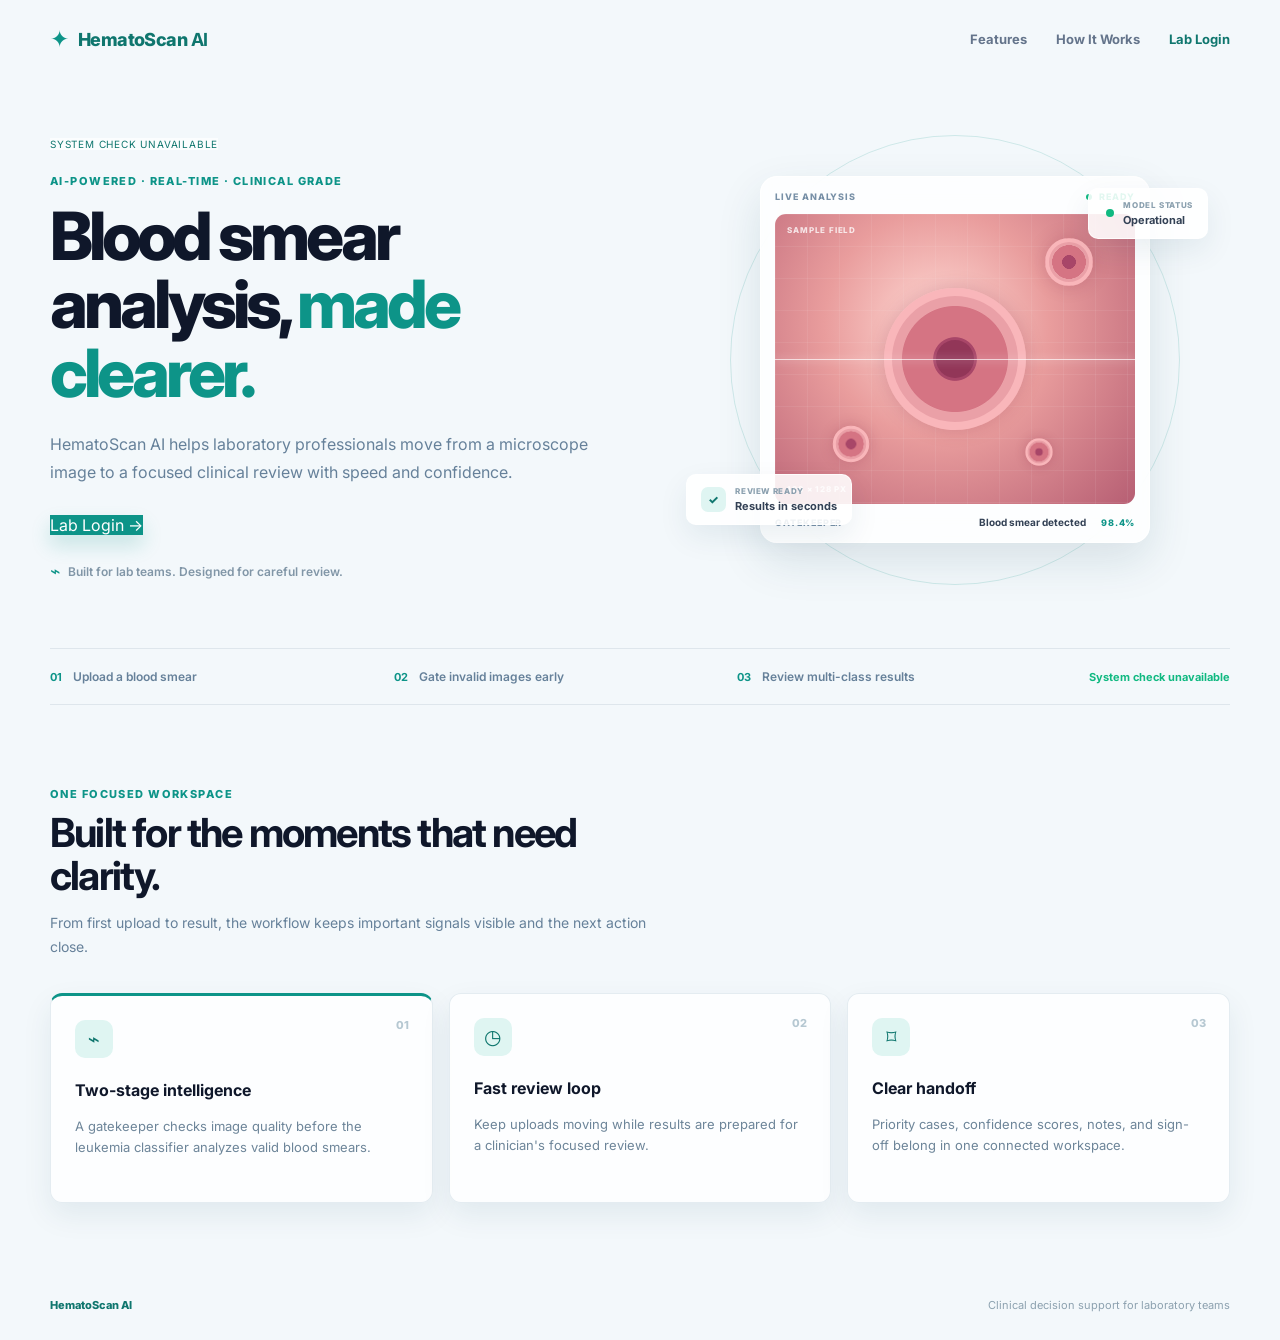
<file: frontend/index.html>
<!doctype html>
<html lang="en">
<head>
  <meta charset="utf-8">
  <meta name="viewport" content="width=device-width, initial-scale=1">
  <meta name="description" content="HematoScan AI blood smear analysis for laboratory professionals">
  <title>HematoScan AI | Blood Smear Analysis</title>
  <link rel="preconnect" href="https://fonts.googleapis.com">
  <link rel="preconnect" href="https://fonts.gstatic.com" crossorigin>
  <link href="https://fonts.googleapis.com/css2?family=Inter:wght@400;500;600;700;800&display=swap" rel="stylesheet">
  <link rel="stylesheet" href="assets/css/tokens.css">
  <link rel="stylesheet" href="assets/css/base.css">
  <link rel="stylesheet" href="assets/css/landing.css">
</head>
<body class="landing-page">
  <div class="cell-field" aria-hidden="true">
    <span class="cell cell--one"></span>
    <span class="cell cell--two"></span>
    <span class="cell cell--three"></span>
    <span class="cell cell--four"></span>
    <span class="cell cell--five"></span>
    <span class="cell cell--six"></span>
  </div>

  <header class="landing-header">
    <a class="public-brand" href="index.html" aria-label="HematoScan AI home">
      <span class="public-brand__mark" aria-hidden="true">✦</span>
      <span>HematoScan <b>AI</b></span>
    </a>
    <nav class="public-nav" aria-label="Public navigation">
      <a href="#features">Features</a>
      <a href="#how-it-works">How It Works</a>
      <a class="public-nav__login" href="login.html?role=tech">Lab Login</a>
    </nav>
    <button class="landing-menu" type="button" aria-label="Open menu" aria-expanded="false" data-landing-menu>☰</button>
  </header>

  <main>
    <section class="hero" aria-labelledby="hero-title">
      <div class="hero__copy">
        <div class="status-pill status-pill--hero"><span class="status-dot" aria-hidden="true"></span><span data-system-status>AI model online</span></div>
        <p class="hero__eyebrow">AI-powered · real-time · clinical grade</p>
        <h1 id="hero-title">Blood smear analysis, <span>made clearer.</span></h1>
        <p class="hero__description">HematoScan AI helps laboratory professionals move from a microscope image to a focused clinical review with speed and confidence.</p>
        <div class="hero__actions">
          <a class="button button--teal" href="login.html?role=tech">Lab Login <span aria-hidden="true">→</span></a>
        </div>
        <p class="hero__note"><span aria-hidden="true">⌁</span> Built for lab teams. Designed for careful review.</p>
      </div>
      <div class="hero__visual" aria-label="Blood smear analysis illustration">
        <div class="scan-orbit scan-orbit--outer"></div>
        <div class="scan-orbit scan-orbit--inner"></div>
        <div class="scan-panel">
          <div class="scan-panel__top"><span>LIVE ANALYSIS</span><span class="scan-panel__signal"><i></i> READY</span></div>
          <div class="microscope-frame">
            <div class="blood-cell blood-cell--large"><span></span></div>
            <div class="blood-cell blood-cell--small blood-cell--a"></div>
            <div class="blood-cell blood-cell--small blood-cell--b"></div>
            <div class="blood-cell blood-cell--small blood-cell--c"></div>
            <div class="scan-line"></div>
            <span class="frame-label frame-label--top">SAMPLE FIELD</span>
            <span class="frame-label frame-label--bottom">128 × 128 PX</span>
          </div>
          <div class="scan-panel__bottom"><span>GATEKEEPER</span><strong>Blood smear detected</strong><span class="confidence">98.4%</span></div>
        </div>
        <div class="floating-readout floating-readout--top"><span class="readout-dot"></span><span><small>MODEL STATUS</small><strong>Operational</strong></span></div>
        <div class="floating-readout floating-readout--bottom"><span class="readout-icon">✓</span><span><small>REVIEW READY</small><strong>Results in seconds</strong></span></div>
      </div>
    </section>

    <section class="trust-strip" id="how-it-works" aria-label="System capabilities">
      <div><strong>01</strong><span>Upload a blood smear</span></div>
      <div><strong>02</strong><span>Gate invalid images early</span></div>
      <div><strong>03</strong><span>Review multi-class results</span></div>
      <div class="trust-strip__status"><span class="status-dot" aria-hidden="true"></span><span data-system-status>System available</span></div>
    </section>

    <section class="feature-section" id="features" aria-labelledby="features-title">
      <div class="section-heading">
        <p class="hero__eyebrow">One focused workspace</p>
        <h2 id="features-title">Built for the moments that need clarity.</h2>
        <p>From first upload to result, the workflow keeps important signals visible and the next action close.</p>
      </div>
      <div class="feature-grid">
        <article class="feature-card feature-card--accent"><span class="feature-card__number">01</span><span class="feature-icon" aria-hidden="true">⌁</span><h3>Two-stage intelligence</h3><p>A gatekeeper checks image quality before the leukemia classifier analyzes valid blood smears.</p></article>
        <article class="feature-card"><span class="feature-card__number">02</span><span class="feature-icon" aria-hidden="true">◷</span><h3>Fast review loop</h3><p>Keep uploads moving while results are prepared for a clinician's focused review.</p></article>
        <article class="feature-card"><span class="feature-card__number">03</span><span class="feature-icon" aria-hidden="true">⌑</span><h3>Clear handoff</h3><p>Priority cases, confidence scores, notes, and sign-off belong in one connected workspace.</p></article>
      </div>
    </section>
  </main>

  <footer class="landing-footer"><span>HematoScan AI</span><span>Clinical decision support for laboratory teams</span></footer>
  <script src="assets/js/landing.js"></script>
</body>
</html>
</file>
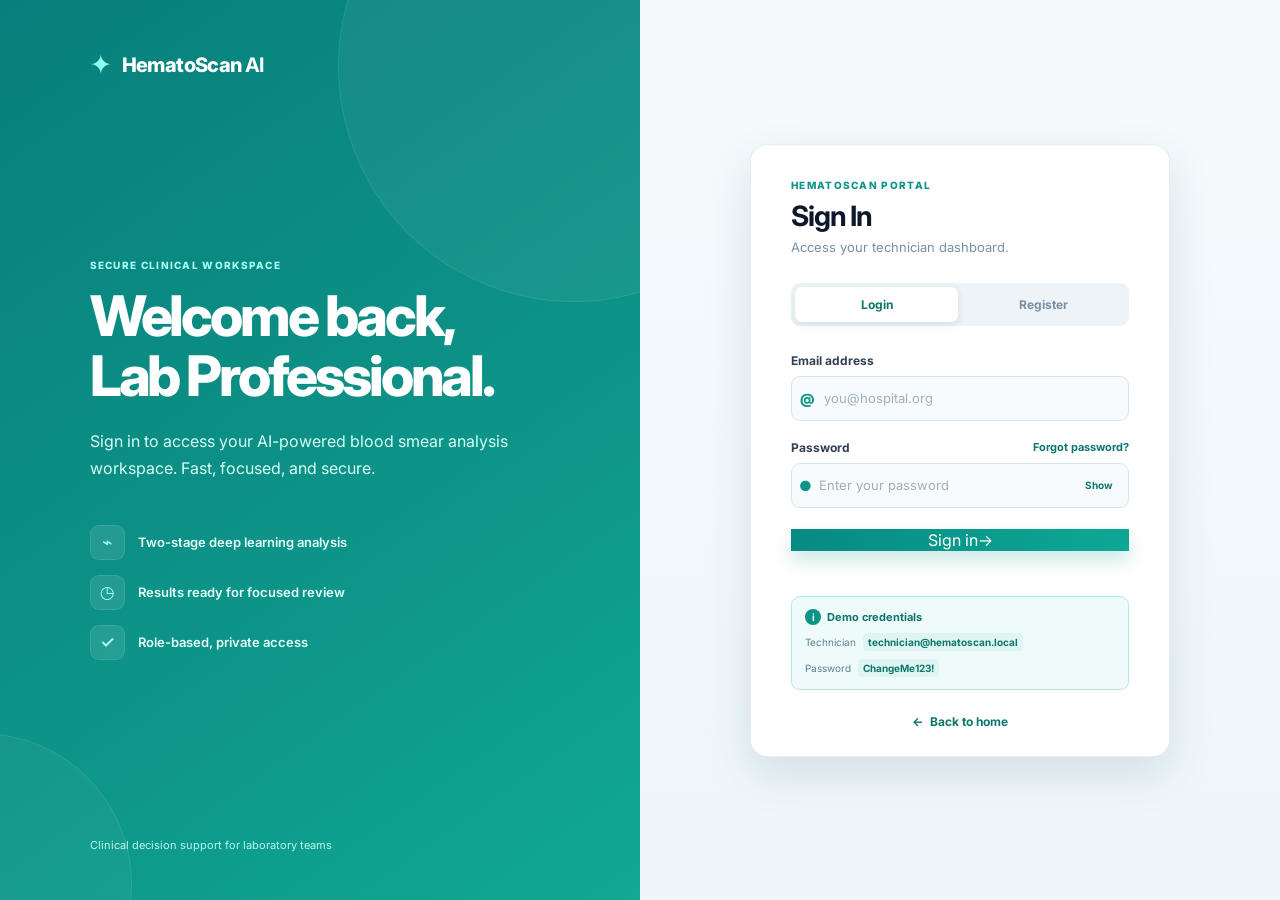
<file: frontend/analysis.html>
<!doctype html>
<html lang="en">
<head>
  <meta charset="utf-8">
  <meta name="viewport" content="width=device-width, initial-scale=1">
  <meta name="description" content="Upload a blood smear for HematoScan AI analysis">
  <title>HematoScan AI | New Analysis</title>
  <link rel="preconnect" href="https://fonts.googleapis.com">
  <link rel="preconnect" href="https://fonts.gstatic.com" crossorigin>
  <link href="https://fonts.googleapis.com/css2?family=Inter:wght@400;500;600;700;800&display=swap" rel="stylesheet">
  <link rel="stylesheet" href="assets/css/tokens.css">
  <link rel="stylesheet" href="assets/css/base.css">
  <link rel="stylesheet" href="assets/css/shell.css">
  <link rel="stylesheet" href="assets/css/analysis.css">
</head>
<body>
  <div class="app-shell">
    <button class="scrim" type="button" aria-label="Close navigation" data-sidebar-close></button>
    <aside class="sidebar" data-sidebar aria-label="Primary navigation">
      <a class="brand-lockup" href="index.html" aria-label="HematoScan AI home"><span class="brand-mark" aria-hidden="true">✦</span><span class="brand-name">HematoScan <b>AI</b></span></a>
      <nav class="sidebar-nav">
        <p class="nav-label">Main</p>
        <a class="nav-link" href="technician.html"><span class="nav-icon" aria-hidden="true">▦</span><span>Dashboard</span></a>
        <a class="nav-link is-active" href="analysis.html" aria-current="page"><span class="nav-icon" aria-hidden="true">⌁</span><span>New Analysis</span></a>
        <p class="nav-label">Reports</p>
        <a class="nav-link" href="history.html"><span class="nav-icon" aria-hidden="true">↺</span><span>History</span></a>
        <a class="nav-link" href="reports.html"><span class="nav-icon" aria-hidden="true">▤</span><span>Reports</span></a>
        <p class="nav-label">System</p>
        <a class="nav-link" href="settings.html"><span class="nav-icon" aria-hidden="true">⚙</span><span>Settings</span></a>
        <a class="nav-link" href="#help"><span class="nav-icon" aria-hidden="true">?</span><span>Help</span></a>
      </nav>
      <div class="sidebar-account"><div class="account-card"><span class="avatar" aria-hidden="true">L</span><span><strong>Lab Professional</strong><small>Technician portal</small></span></div><button class="sign-out" type="button" data-sign-out><span aria-hidden="true">↪</span><span>Sign Out</span></button></div>
    </aside>

    <main class="main-area">
      <header class="top-header"><div class="header-leading"><button class="icon-button menu-button" type="button" aria-label="Open navigation" aria-expanded="false" data-sidebar-open><span aria-hidden="true">☰</span></button><div><p class="eyebrow">Technician portal</p><h1>New Analysis</h1><p class="header-subtitle">Prepare a blood smear for AI-assisted review.</p></div></div><div class="header-actions"><span class="status-pill status-pill--online" data-health-pill><span class="status-dot" aria-hidden="true"></span><span data-health-label>AI Model Online</span></span><button class="avatar avatar--header" type="button" aria-label="Open account menu">L</button></div></header>

      <section class="content-area analysis-content" aria-labelledby="analysis-title">
        <div class="page-intro"><div><p class="eyebrow">Analysis intake</p><h2 id="analysis-title">Start a new case</h2><p>Enter the patient details, then upload one clear blood smear image.</p></div><span class="step-badge"><strong>01</strong> Intake</span></div>
        <div class="analysis-layout">
          <form class="intake-card" data-analysis-form>
            <div class="card-heading"><div><h3>Patient information</h3><p>Use the identifier your lab already recognizes.</p></div><span class="required-note">* Required</span></div>
            <div class="field-grid">
              <div class="analysis-field analysis-field--wide"><label for="patient-id">Patient ID <span>*</span></label><input id="patient-id" name="patient_id" type="text" placeholder="e.g. HM-2026-0142" required maxlength="100"></div>
              <div class="analysis-field analysis-field--wide"><label for="patient-name">Patient name</label><input id="patient-name" name="patient_name" type="text" placeholder="Optional display name"></div>
              <div class="analysis-field"><label for="patient-age">Age</label><input id="patient-age" name="age" type="number" min="0" max="120" placeholder="Years"></div>
              <div class="analysis-field"><label for="patient-gender">Gender</label><select id="patient-gender" name="gender"><option value="">Select</option><option>Female</option><option>Male</option><option>Other</option><option>Not specified</option></select></div>
            </div>

            <div class="upload-heading"><div><h3>Blood smear image</h3><p>Accepted: JPEG, PNG, or WebP · Maximum 10 MB</p></div><span class="upload-step">02</span></div>
            <label class="drop-zone" data-drop-zone for="image-file"><input id="image-file" name="image" type="file" accept="image/jpeg,image/png,image/webp"><span class="upload-icon" aria-hidden="true">↑</span><strong>Drop your image here</strong><span>or <u>browse from your computer</u></span><small data-file-name>No image selected</small></label>
            <div class="image-preview" data-image-preview hidden><img alt="Selected blood smear preview" data-preview-image><div><strong data-preview-name>Selected image</strong><span data-preview-size></span></div><button type="button" aria-label="Remove selected image" data-remove-image>×</button></div>
            <div class="analysis-actions"><p class="form-message" role="status" aria-live="polite" data-analysis-message></p><button class="button analysis-submit" type="submit"><span data-submit-label>Run Analysis</span><span aria-hidden="true">→</span></button></div>
          </form>

          <aside class="pipeline-card" aria-label="Analysis pipeline"><div class="pipeline-card__heading"><span class="pipeline-icon" aria-hidden="true">⌁</span><div><h3>What happens next</h3><p>Your upload moves through a gated review path.</p></div></div><ol class="pipeline-list"><li class="is-current"><span>01</span><div><strong>Image validation</strong><p>We confirm the file is a readable image.</p></div></li><li><span>02</span><div><strong>Gatekeeper screening</strong><p>Invalid images stop before classification.</p></div></li><li><span>03</span><div><strong>Multi-class analysis</strong><p>Valid smears are scored across five outcomes.</p></div></li></ol><div class="privacy-note"><span aria-hidden="true">✓</span><p>Uploads are stored in your secure case workspace.</p></div></aside>
        </div>

        <section class="result-panel" data-analysis-result hidden aria-live="polite" aria-labelledby="result-title">
          <div class="result-panel__heading"><div><p class="eyebrow">Completed analysis</p><h2 id="result-title">Prediction results</h2></div><span class="status-badge" data-result-status></span></div>
          <p class="result-panel__reason" data-result-reason hidden></p>
          <div class="result-summary" data-result-summary></div>
          <div class="result-probabilities" data-result-probabilities></div>
        </section>
        <section class="recent-section" aria-labelledby="recent-title"><div class="recent-heading"><div><p class="eyebrow">Case activity</p><h2 id="recent-title">Recent uploads</h2></div><a href="history.html">View history <span aria-hidden="true">→</span></a></div><div class="table-wrap"><table><thead><tr><th>Patient</th><th>Image</th><th>Status</th><th>Result</th><th>Time</th></tr></thead><tbody data-recent-body><tr class="empty-row"><td colspan="5"><span class="empty-icon" aria-hidden="true">⌁</span><strong>No uploads yet</strong><span>Your processed cases will appear here.</span></td></tr></tbody></table></div></section>
      </section>
    </main>
  </div>
  <script src="assets/js/shell.js"></script>
  <script src="assets/js/analysis.js"></script>
</body>
</html>
</file>
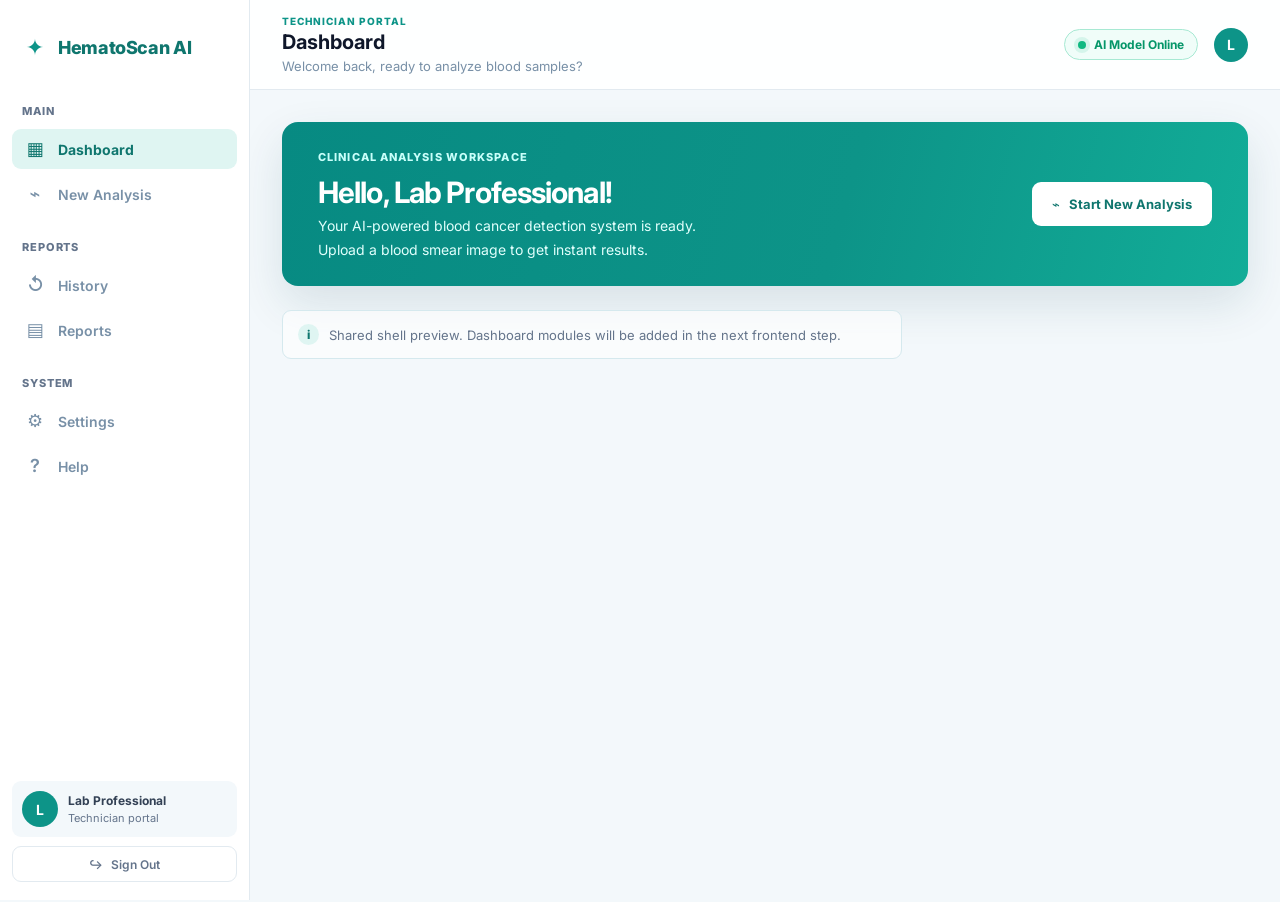
<file: frontend/dashboard-shell.html>
<!doctype html>
<html lang="en">
<head>
  <meta charset="utf-8">
  <meta name="viewport" content="width=device-width, initial-scale=1">
  <meta name="description" content="HematoScan AI clinical dashboard shell">
  <title>HematoScan AI | Dashboard Shell</title>
  <link rel="preconnect" href="https://fonts.googleapis.com">
  <link rel="preconnect" href="https://fonts.gstatic.com" crossorigin>
  <link href="https://fonts.googleapis.com/css2?family=Inter:wght@400;500;600;700;800&display=swap" rel="stylesheet">
  <link rel="stylesheet" href="assets/css/tokens.css">
  <link rel="stylesheet" href="assets/css/base.css">
  <link rel="stylesheet" href="assets/css/shell.css">
</head>
<body>
  <div class="app-shell">
    <button class="scrim" type="button" aria-label="Close navigation" data-sidebar-close></button>

    <aside class="sidebar" data-sidebar aria-label="Primary navigation">
      <div class="brand-lockup">
        <span class="brand-mark" aria-hidden="true">✦</span>
        <span class="brand-name">HematoScan <b>AI</b></span>
      </div>

      <nav class="sidebar-nav">
        <p class="nav-label">Main</p>
        <a class="nav-link is-active" href="technician.html" aria-current="page">
          <span class="nav-icon" aria-hidden="true">▦</span>
          <span>Dashboard</span>
        </a>
        <a class="nav-link" href="analysis.html">
          <span class="nav-icon" aria-hidden="true">⌁</span>
          <span>New Analysis</span>
        </a>

        <p class="nav-label">Reports</p>
        <a class="nav-link" href="history.html">
          <span class="nav-icon" aria-hidden="true">↺</span>
          <span>History</span>
        </a>
        <a class="nav-link" href="reports.html">
          <span class="nav-icon" aria-hidden="true">▤</span>
          <span>Reports</span>
        </a>

        <p class="nav-label">System</p>
        <a class="nav-link" href="settings.html">
          <span class="nav-icon" aria-hidden="true">⚙</span>
          <span>Settings</span>
        </a>
        <a class="nav-link" href="#help">
          <span class="nav-icon" aria-hidden="true">?</span>
          <span>Help</span>
        </a>
      </nav>

      <div class="sidebar-account">
        <div class="account-card">
          <span class="avatar" aria-hidden="true">L</span>
          <span>
            <strong>Lab Professional</strong>
            <small>Technician portal</small>
          </span>
        </div>
        <button class="sign-out" type="button">
          <span aria-hidden="true">↪</span>
          <span>Sign Out</span>
        </button>
      </div>
    </aside>

    <main class="main-area">
      <header class="top-header">
        <div class="header-leading">
          <button class="icon-button menu-button" type="button" aria-label="Open navigation" aria-expanded="false" data-sidebar-open>
            <span aria-hidden="true">☰</span>
          </button>
          <div>
            <p class="eyebrow">Technician portal</p>
            <h1>Dashboard</h1>
            <p class="header-subtitle">Welcome back, ready to analyze blood samples?</p>
          </div>
        </div>
        <div class="header-actions">
          <span class="status-pill status-pill--online"><span class="status-dot" aria-hidden="true"></span>AI Model Online</span>
          <button class="avatar avatar--header" type="button" aria-label="Open account menu">L</button>
        </div>
      </header>

      <section class="content-area" id="dashboard" aria-labelledby="dashboard-title">
        <div class="welcome-banner">
          <div>
            <p class="banner-kicker">Clinical analysis workspace</p>
            <h2 id="dashboard-title">Hello, Lab Professional!</h2>
            <p>Your AI-powered blood cancer detection system is ready.</p>
            <p>Upload a blood smear image to get instant results.</p>
          </div>
          <a class="button button--light" href="analysis.html"><span aria-hidden="true">⌁</span>Start New Analysis</a>
        </div>

        <div class="preview-note" role="status">
          <span class="preview-note__mark" aria-hidden="true">i</span>
          Shared shell preview. Dashboard modules will be added in the next frontend step.
        </div>
      </section>
    </main>
  </div>
  <script src="assets/js/shell.js"></script>
</body>
</html>
</file>
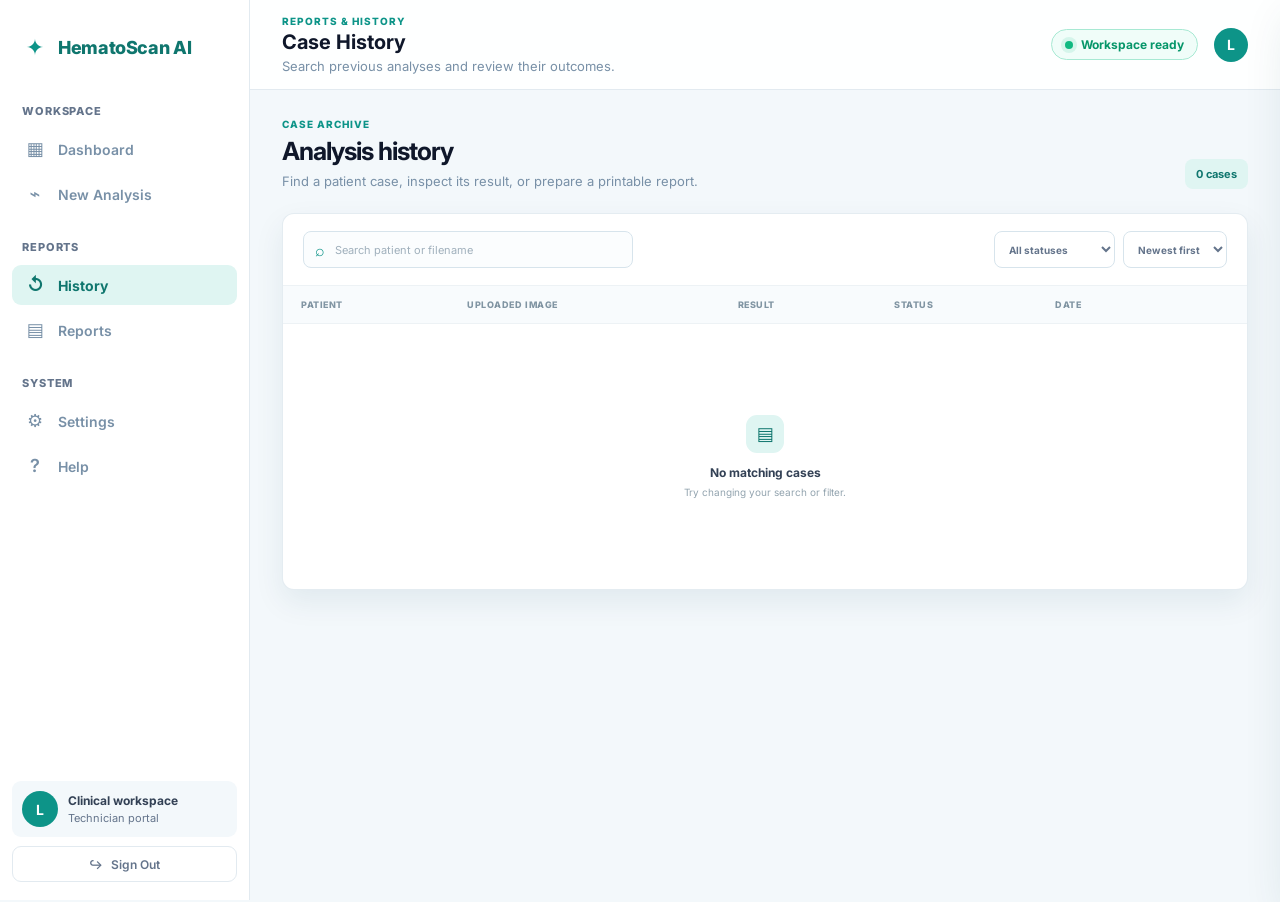
<file: frontend/history.html>
<!doctype html>
<html lang="en">
<head>
  <meta charset="utf-8">
  <meta name="viewport" content="width=device-width, initial-scale=1">
  <meta name="description" content="HematoScan AI case history and reports">
  <title>HematoScan AI | Case History</title>
  <link rel="preconnect" href="https://fonts.googleapis.com">
  <link rel="preconnect" href="https://fonts.gstatic.com" crossorigin>
  <link href="https://fonts.googleapis.com/css2?family=Inter:wght@400;500;600;700;800&display=swap" rel="stylesheet">
  <link rel="stylesheet" href="assets/css/tokens.css">
  <link rel="stylesheet" href="assets/css/base.css">
  <link rel="stylesheet" href="assets/css/shell.css">
  <link rel="stylesheet" href="assets/css/history.css">
</head>
<body>
  <div class="app-shell">
    <button class="scrim" type="button" aria-label="Close navigation" data-sidebar-close></button>
    <aside class="sidebar" data-sidebar aria-label="Primary navigation">
      <a class="brand-lockup" href="index.html" aria-label="HematoScan AI home"><span class="brand-mark" aria-hidden="true">✦</span><span class="brand-name">HematoScan <b>AI</b></span></a>
      <nav class="sidebar-nav">
        <p class="nav-label">Workspace</p>
        <a class="nav-link" href="technician.html"><span class="nav-icon" aria-hidden="true">▦</span><span>Dashboard</span></a>
        <a class="nav-link" href="analysis.html"><span class="nav-icon" aria-hidden="true">⌁</span><span>New Analysis</span></a>
        <p class="nav-label">Reports</p>
        <a class="nav-link is-active" href="history.html" aria-current="page"><span class="nav-icon" aria-hidden="true">↺</span><span>History</span></a>
        <a class="nav-link" href="reports.html"><span class="nav-icon" aria-hidden="true">▤</span><span>Reports</span></a>
        <p class="nav-label">System</p>
        <a class="nav-link" href="settings.html"><span class="nav-icon" aria-hidden="true">⚙</span><span>Settings</span></a>
        <a class="nav-link" href="#help"><span class="nav-icon" aria-hidden="true">?</span><span>Help</span></a>
      </nav>
      <div class="sidebar-account"><div class="account-card"><span class="avatar" aria-hidden="true">L</span><span><strong>Clinical workspace</strong><small data-role-label>Case history</small></span></div><button class="sign-out" type="button" data-sign-out><span aria-hidden="true">↪</span><span>Sign Out</span></button></div>
    </aside>

    <main class="main-area">
      <header class="top-header"><div class="header-leading"><button class="icon-button menu-button" type="button" aria-label="Open navigation" aria-expanded="false" data-sidebar-open><span aria-hidden="true">☰</span></button><div><p class="eyebrow">Reports & history</p><h1>Case History</h1><p class="header-subtitle">Search previous analyses and review their outcomes.</p></div></div><div class="header-actions"><span class="status-pill status-pill--online"><span class="status-dot" aria-hidden="true"></span><span>Workspace ready</span></span><button class="avatar avatar--header" type="button" aria-label="Open account menu">L</button></div></header>
      <section class="content-area history-content" aria-labelledby="history-title">
        <div class="page-intro"><div><p class="eyebrow">Case archive</p><h2 id="history-title">Analysis history</h2><p>Find a patient case, inspect its result, or prepare a printable report.</p></div><span class="case-total" data-case-total>0 cases</span></div>
        <section class="history-card" aria-label="Case history table">
          <div class="table-toolbar"><label class="search-box"><span aria-hidden="true">⌕</span><input type="search" placeholder="Search patient or filename" aria-label="Search patient or filename" data-search></label><div class="toolbar-controls"><select aria-label="Filter by status" data-status-filter><option value="all">All statuses</option><option value="awaiting_review">Awaiting review</option><option value="reviewed">Reviewed</option><option value="rejected">Rejected</option></select><select aria-label="Sort cases" data-sort><option value="newest">Newest first</option><option value="oldest">Oldest first</option><option value="result">Result A-Z</option></select></div></div>
          <div class="table-wrap"><table><thead><tr><th>Patient</th><th>Uploaded image</th><th>Result</th><th>Status</th><th>Date</th><th><span class="sr-only">Actions</span></th></tr></thead><tbody data-history-body><tr class="history-empty"><td colspan="6"><span class="empty-icon" aria-hidden="true">▤</span><strong>No case history available</strong><span>Completed analyses will appear here once your workspace has cases.</span></td></tr></tbody></table></div>
        </section>
      </section>
    </main>
  </div>

  <div class="drawer-backdrop" data-drawer-backdrop hidden></div>
  <aside class="case-drawer" data-case-drawer aria-labelledby="drawer-title" aria-hidden="true"><div class="drawer-header"><div><p class="eyebrow">Case detail</p><h2 id="drawer-title">Case review</h2></div><button class="drawer-close" type="button" aria-label="Close case detail" data-drawer-close>×</button></div><div class="drawer-body" data-drawer-body></div></aside>
  <script src="assets/js/shell.js"></script>
  <script src="assets/js/history.js?v=2"></script>
</body>
</html>
</file>
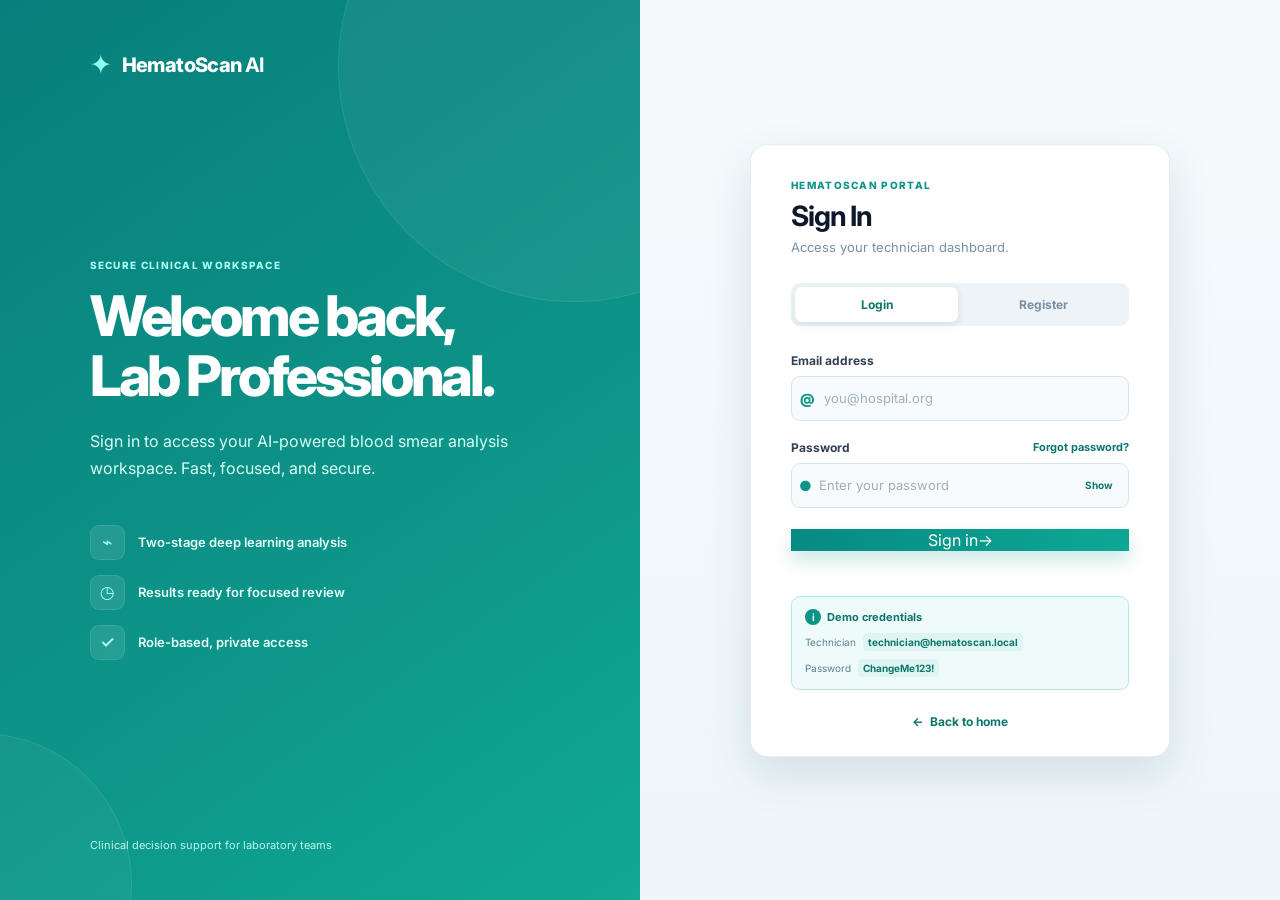
<file: frontend/login.html>
<!doctype html>
<html lang="en">
<head>
  <meta charset="utf-8">
  <meta name="viewport" content="width=device-width, initial-scale=1">
  <meta name="description" content="Sign in to HematoScan AI">
  <title>HematoScan AI | Sign In</title>
  <link rel="preconnect" href="https://fonts.googleapis.com">
  <link rel="preconnect" href="https://fonts.gstatic.com" crossorigin>
  <link href="https://fonts.googleapis.com/css2?family=Inter:wght@400;500;600;700;800&display=swap" rel="stylesheet">
  <link rel="stylesheet" href="assets/css/tokens.css">
  <link rel="stylesheet" href="assets/css/base.css">
  <link rel="stylesheet" href="assets/css/login.css">
</head>
<body class="auth-page">
  <main class="auth-layout">
    <section class="auth-brand-panel" aria-labelledby="welcome-title">
      <a class="auth-brand" href="index.html" aria-label="HematoScan AI home">
        <span class="auth-brand__mark" aria-hidden="true">✦</span>
        <span>HematoScan <b>AI</b></span>
      </a>
      <div class="auth-brand__content">
        <p class="auth-kicker">Secure clinical workspace</p>
        <h1 id="welcome-title" data-welcome-title>Welcome back,<br>Lab Professional.</h1>
        <p data-welcome-copy>Sign in to access your AI-powered blood smear analysis workspace. Fast, focused, and secure.</p>
        <ul class="auth-benefits">
          <li><span aria-hidden="true">⌁</span><span>Two-stage deep learning analysis</span></li>
          <li><span aria-hidden="true">◷</span><span>Results ready for focused review</span></li>
          <li><span aria-hidden="true">✓</span><span>Role-based, private access</span></li>
        </ul>
      </div>
      <p class="auth-brand-panel__footer">Clinical decision support for laboratory teams</p>
    </section>

    <section class="auth-form-panel" aria-labelledby="signin-title">
      <div class="auth-card">
        <div class="auth-card__heading">
          <p class="auth-kicker">HematoScan portal</p>
          <h2 id="signin-title">Sign in</h2>
          <p data-form-subtitle>Access your technician dashboard.</p>
        </div>

        <div class="auth-tabs" role="tablist" aria-label="Authentication options">
          <a class="auth-tab is-active" role="tab" aria-selected="true" href="login.html">Login</a>
          <a class="auth-tab" role="tab" aria-selected="false" href="signup.html">Register</a>
        </div>

        <form class="auth-form" data-login-form>
          <div class="form-field">
            <label for="email">Email address</label>
            <div class="input-wrap"><span aria-hidden="true">@</span><input id="email" name="email" type="email" autocomplete="email" placeholder="you@hospital.org" required></div>
          </div>
          <div class="form-field">
            <div class="label-row"><label for="password">Password</label><a href="#forgot">Forgot password?</a></div>
            <div class="input-wrap"><span aria-hidden="true">●</span><input id="password" name="password" type="password" autocomplete="current-password" placeholder="Enter your password" required><button class="password-toggle" type="button" aria-label="Show password" data-password-toggle>Show</button></div>
          </div>
          <button class="button auth-submit" type="submit"><span data-submit-label>Sign in</span><span aria-hidden="true">→</span></button>
          <p class="form-message" role="status" aria-live="polite" data-form-message></p>
        </form>

        <div class="demo-box">
          <strong><span aria-hidden="true">i</span> Demo credentials</strong>
          <p><span data-demo-label>Technician</span><code data-demo-email>technician@hematoscan.local</code></p>
          <p>Password <code>ChangeMe123!</code></p>
        </div>
        <a class="back-home" href="index.html"><span aria-hidden="true">←</span> Back to home</a>
      </div>
    </section>
  </main>
  <script src="assets/js/login.js?v=2"></script>
</body>
</html>
</file>
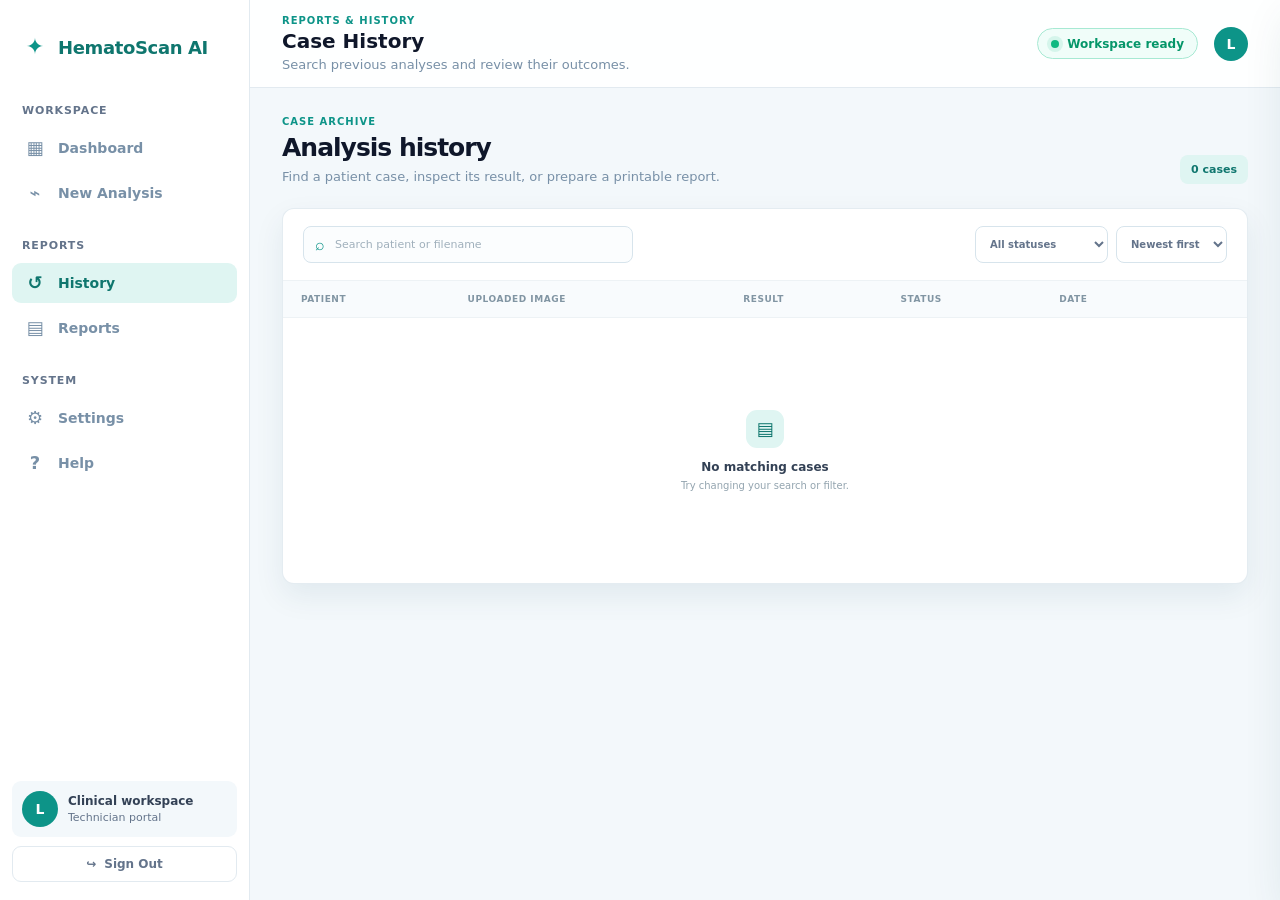
<file: frontend/reports.html>
<!doctype html>
<html lang="en">
<head>
  <meta charset="utf-8">
  <meta http-equiv="refresh" content="0; url=history.html">
  <meta name="viewport" content="width=device-width, initial-scale=1">
  <title>HematoScan AI | Reports</title>
</head>
<body>
  <p>Opening <a href="history.html">case history and reports</a>...</p>
</body>
</html>
</file>
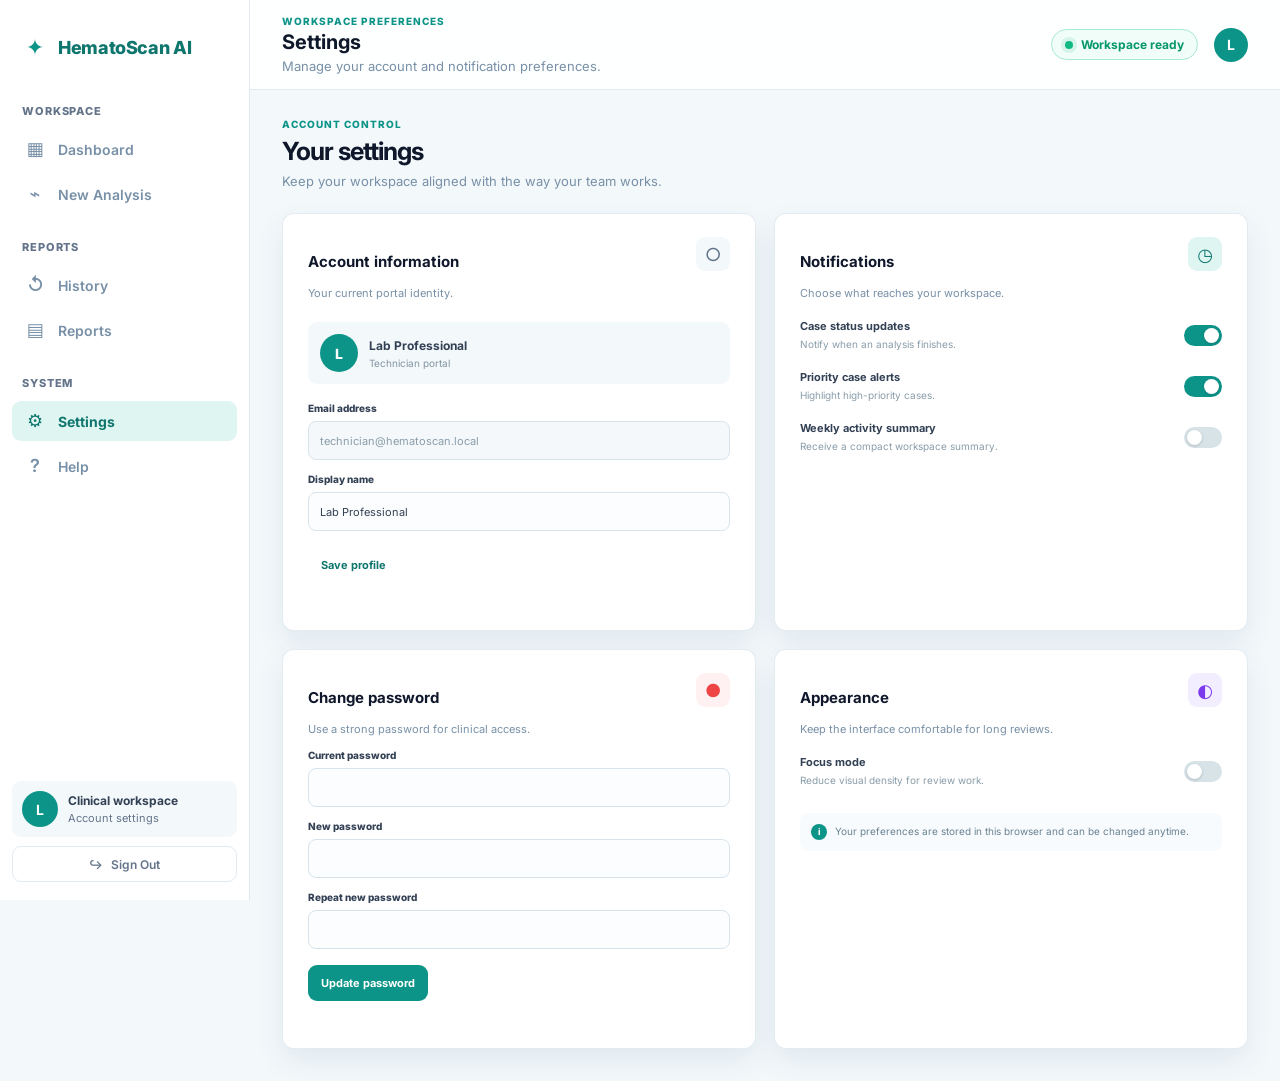
<file: frontend/settings.html>
<!doctype html>
<html lang="en">
<head>
  <meta charset="utf-8">
  <meta name="viewport" content="width=device-width, initial-scale=1">
  <meta name="description" content="HematoScan AI account and workspace settings">
  <title>HematoScan AI | Settings</title>
  <link rel="preconnect" href="https://fonts.googleapis.com">
  <link rel="preconnect" href="https://fonts.gstatic.com" crossorigin>
  <link href="https://fonts.googleapis.com/css2?family=Inter:wght@400;500;600;700;800&display=swap" rel="stylesheet">
  <link rel="stylesheet" href="assets/css/tokens.css">
  <link rel="stylesheet" href="assets/css/base.css">
  <link rel="stylesheet" href="assets/css/shell.css">
  <link rel="stylesheet" href="assets/css/settings.css">
</head>
<body>
  <div class="app-shell">
    <button class="scrim" type="button" aria-label="Close navigation" data-sidebar-close></button>
    <aside class="sidebar" data-sidebar aria-label="Primary navigation">
      <a class="brand-lockup" href="index.html" aria-label="HematoScan AI home"><span class="brand-mark" aria-hidden="true">✦</span><span class="brand-name">HematoScan <b>AI</b></span></a>
      <nav class="sidebar-nav">
        <p class="nav-label">Workspace</p>
        <a class="nav-link" href="technician.html"><span class="nav-icon" aria-hidden="true">▦</span><span>Dashboard</span></a>
        <a class="nav-link" href="analysis.html"><span class="nav-icon" aria-hidden="true">⌁</span><span>New Analysis</span></a>
        <p class="nav-label">Reports</p>
        <a class="nav-link" href="history.html"><span class="nav-icon" aria-hidden="true">↺</span><span>History</span></a>
        <a class="nav-link" href="reports.html"><span class="nav-icon" aria-hidden="true">▤</span><span>Reports</span></a>
        <p class="nav-label">System</p>
        <a class="nav-link is-active" href="settings.html" aria-current="page"><span class="nav-icon" aria-hidden="true">⚙</span><span>Settings</span></a>
        <a class="nav-link" href="#help"><span class="nav-icon" aria-hidden="true">?</span><span>Help</span></a>
      </nav>
      <div class="sidebar-account"><div class="account-card"><span class="avatar" aria-hidden="true">L</span><span><strong>Clinical workspace</strong><small>Account settings</small></span></div><button class="sign-out" type="button" data-sign-out><span aria-hidden="true">↪</span><span>Sign Out</span></button></div>
    </aside>

    <main class="main-area">
      <header class="top-header"><div class="header-leading"><button class="icon-button menu-button" type="button" aria-label="Open navigation" aria-expanded="false" data-sidebar-open><span aria-hidden="true">☰</span></button><div><p class="eyebrow">Workspace preferences</p><h1>Settings</h1><p class="header-subtitle">Manage your account and notification preferences.</p></div></div><div class="header-actions"><span class="status-pill status-pill--online"><span class="status-dot" aria-hidden="true"></span><span>Workspace ready</span></span><button class="avatar avatar--header" type="button" aria-label="Open account menu">L</button></div></header>
      <section class="content-area settings-content" aria-labelledby="settings-title">
        <div class="page-intro"><div><p class="eyebrow">Account control</p><h2 id="settings-title">Your settings</h2><p>Keep your workspace aligned with the way your team works.</p></div></div>
        <div class="settings-grid">
          <section class="settings-card account-settings"><div class="settings-card__heading"><div><h3>Account information</h3><p>Your current portal identity.</p></div><span class="settings-icon" aria-hidden="true">○</span></div><div class="profile-row"><span class="profile-avatar">L</span><div><strong data-account-name>Lab Professional</strong><span data-account-role>Technician portal</span></div></div><div class="settings-field"><label for="account-email">Email address</label><input id="account-email" type="email" value="technician@hematoscan.local" readonly></div><div class="settings-field"><label for="display-name">Display name</label><input id="display-name" type="text" value="Lab Professional" data-display-name></div><button class="button button--outline settings-save" type="button" data-save-profile>Save profile</button><p class="settings-message" role="status" data-profile-message></p></section>
          <section class="settings-card"><div class="settings-card__heading"><div><h3>Notifications</h3><p>Choose what reaches your workspace.</p></div><span class="settings-icon settings-icon--teal" aria-hidden="true">◷</span></div><label class="toggle-row"><span><strong>Case status updates</strong><small>Notify when an analysis finishes.</small></span><input type="checkbox" checked data-preference="case-status"><i aria-hidden="true"></i></label><label class="toggle-row"><span><strong>Priority case alerts</strong><small>Highlight high-priority cases.</small></span><input type="checkbox" checked data-preference="priority-alerts"><i aria-hidden="true"></i></label><label class="toggle-row"><span><strong>Weekly activity summary</strong><small>Receive a compact workspace summary.</small></span><input type="checkbox" data-preference="weekly-summary"><i aria-hidden="true"></i></label></section>
          <section class="settings-card password-settings"><div class="settings-card__heading"><div><h3>Change password</h3><p>Use a strong password for clinical access.</p></div><span class="settings-icon settings-icon--red" aria-hidden="true">●</span></div><form data-password-form><div class="settings-field"><label for="current-password">Current password</label><input id="current-password" type="password" required></div><div class="settings-field"><label for="new-password">New password</label><input id="new-password" type="password" minlength="8" required></div><div class="settings-field"><label for="repeat-password">Repeat new password</label><input id="repeat-password" type="password" required></div><button class="button settings-save" type="submit">Update password</button><p class="settings-message" role="status" data-password-message></p></form></section>
          <section class="settings-card appearance-settings"><div class="settings-card__heading"><div><h3>Appearance</h3><p>Keep the interface comfortable for long reviews.</p></div><span class="settings-icon settings-icon--violet" aria-hidden="true">◐</span></div><label class="theme-row"><span><strong>Focus mode</strong><small>Reduce visual density for review work.</small></span><input type="checkbox" data-focus-mode><i aria-hidden="true"></i></label><div class="settings-note"><span aria-hidden="true">i</span><p>Your preferences are stored in this browser and can be changed anytime.</p></div></section>
        </div>
      </section>
    </main>
  </div>
  <script src="assets/js/shell.js"></script>
  <script src="assets/js/settings.js"></script>
</body>
</html>
</file>
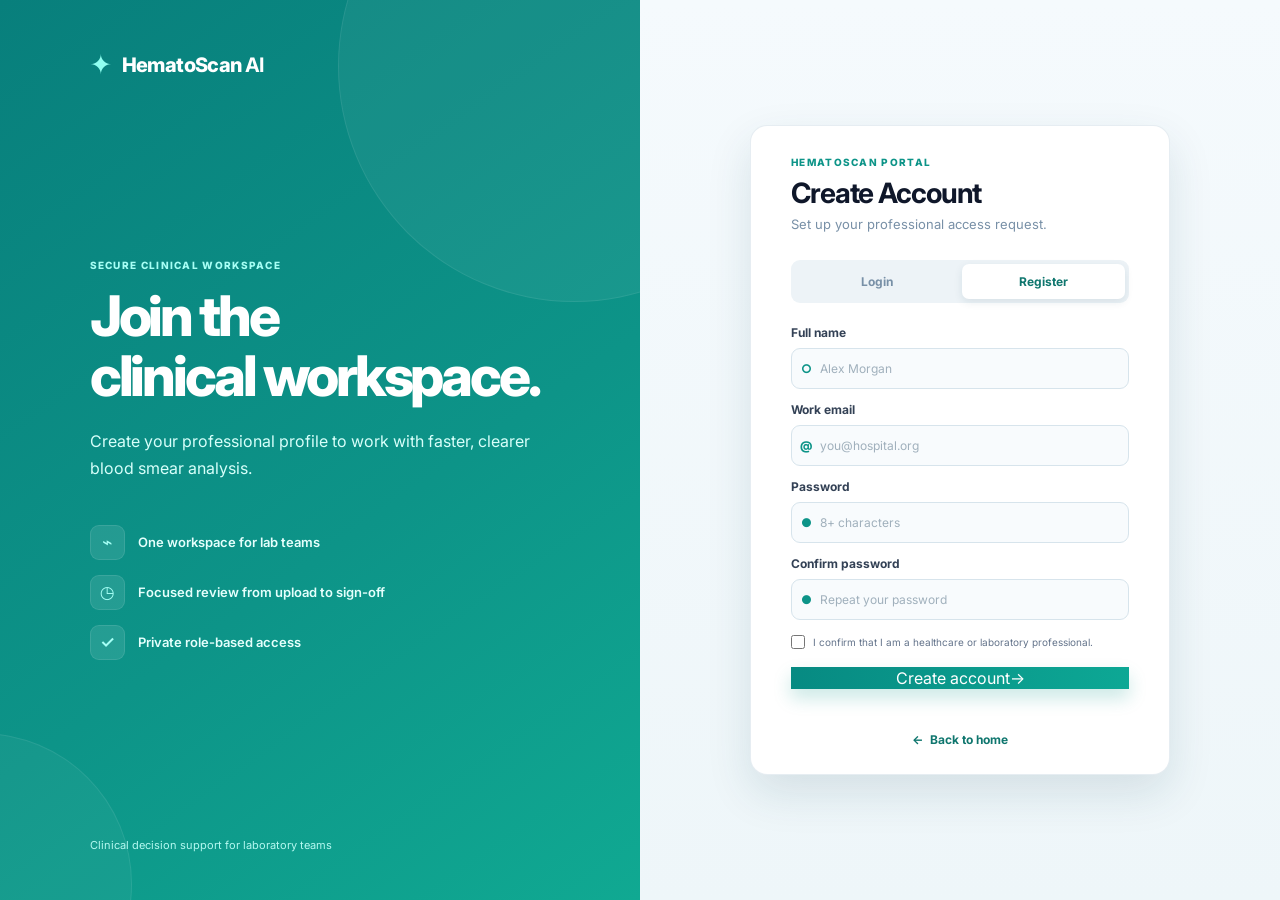
<file: frontend/signup.html>
<!doctype html>
<html lang="en">
<head>
  <meta charset="utf-8">
  <meta name="viewport" content="width=device-width, initial-scale=1">
  <meta name="description" content="Register for HematoScan AI">
  <title>HematoScan AI | Register</title>
  <link rel="preconnect" href="https://fonts.googleapis.com">
  <link rel="preconnect" href="https://fonts.gstatic.com" crossorigin>
  <link href="https://fonts.googleapis.com/css2?family=Inter:wght@400;500;600;700;800&display=swap" rel="stylesheet">
  <link rel="stylesheet" href="assets/css/tokens.css">
  <link rel="stylesheet" href="assets/css/base.css">
  <link rel="stylesheet" href="assets/css/login.css">
  <link rel="stylesheet" href="assets/css/signup.css">
</head>
<body class="auth-page signup-page">
  <main class="auth-layout">
    <section class="auth-brand-panel" aria-labelledby="signup-welcome-title">
      <a class="auth-brand" href="index.html" aria-label="HematoScan AI home">
        <span class="auth-brand__mark" aria-hidden="true">✦</span>
        <span>HematoScan <b>AI</b></span>
      </a>
      <div class="auth-brand__content">
        <p class="auth-kicker">Secure clinical workspace</p>
        <h1 id="signup-welcome-title">Join the<br>clinical workspace.</h1>
        <p>Create your professional profile to work with faster, clearer blood smear analysis.</p>
        <ul class="auth-benefits">
          <li><span aria-hidden="true">⌁</span><span>One workspace for lab teams</span></li>
          <li><span aria-hidden="true">◷</span><span>Focused review from upload to sign-off</span></li>
          <li><span aria-hidden="true">✓</span><span>Private role-based access</span></li>
        </ul>
      </div>
      <p class="auth-brand-panel__footer">Clinical decision support for laboratory teams</p>
    </section>

    <section class="auth-form-panel" aria-labelledby="register-title">
      <div class="auth-card">
        <div class="auth-card__heading">
          <p class="auth-kicker">HematoScan portal</p>
          <h2 id="register-title">Create account</h2>
          <p>Set up your professional access request.</p>
        </div>

        <div class="auth-tabs" role="tablist" aria-label="Authentication options">
          <a class="auth-tab" role="tab" aria-selected="false" href="login.html?role=tech">Login</a>
          <a class="auth-tab is-active" role="tab" aria-selected="true" href="signup.html">Register</a>
        </div>

        <form class="auth-form signup-form" data-signup-form novalidate>
          <div class="form-field">
            <label for="name">Full name</label>
            <div class="input-wrap"><span aria-hidden="true">○</span><input id="name" name="name" type="text" autocomplete="name" placeholder="Alex Morgan" required minlength="2"></div>
          </div>
          <div class="form-field">
            <label for="email">Work email</label>
            <div class="input-wrap"><span aria-hidden="true">@</span><input id="email" name="email" type="email" autocomplete="email" placeholder="you@hospital.org" required></div>
          </div>
          <input name="role" type="hidden" value="technician">
          <div class="form-field">
            <label for="password">Password</label>
            <div class="input-wrap"><span aria-hidden="true">●</span><input id="password" name="password" type="password" autocomplete="new-password" placeholder="8+ characters" required minlength="8"></div>
          </div>
          <div class="form-field">
            <label for="confirm-password">Confirm password</label>
            <div class="input-wrap"><span aria-hidden="true">●</span><input id="confirm-password" name="confirm_password" type="password" autocomplete="new-password" placeholder="Repeat your password" required></div>
          </div>
          <label class="consent-row"><input type="checkbox" name="consent" required><span>I confirm that I am a healthcare or laboratory professional.</span></label>
          <button class="button auth-submit" type="submit"><span>Create account</span><span aria-hidden="true">→</span></button>
          <p class="form-message" role="status" aria-live="polite" data-signup-message></p>
        </form>
        <a class="back-home" href="index.html"><span aria-hidden="true">←</span> Back to home</a>
      </div>
    </section>
  </main>
  <script src="assets/js/signup.js"></script>
</body>
</html>
</file>
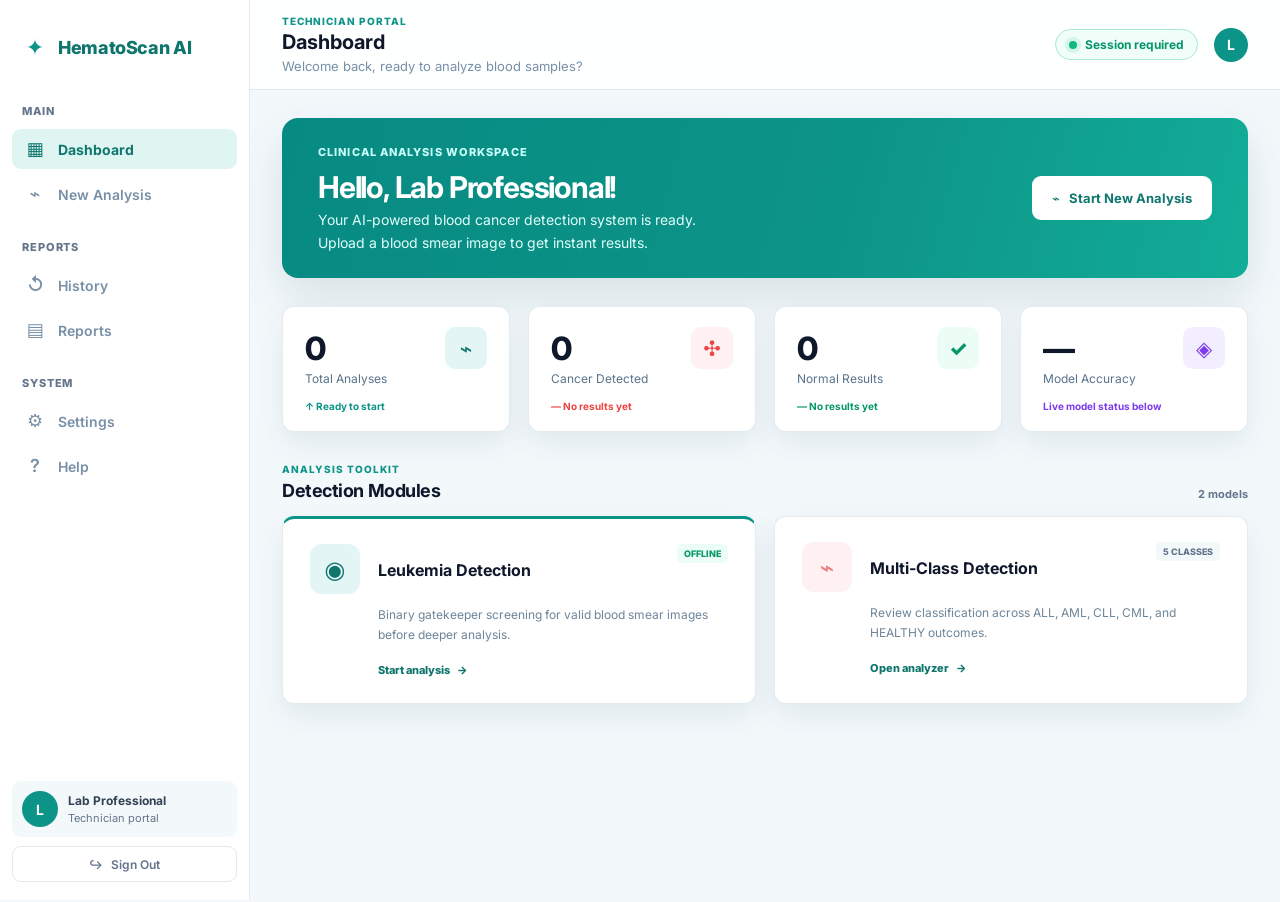
<file: frontend/technician.html>
<!doctype html>
<html lang="en">
<head>
  <meta charset="utf-8">
  <meta name="viewport" content="width=device-width, initial-scale=1">
  <meta name="description" content="HematoScan AI technician dashboard">
  <title>HematoScan AI | Technician Dashboard</title>
  <link rel="preconnect" href="https://fonts.googleapis.com">
  <link rel="preconnect" href="https://fonts.gstatic.com" crossorigin>
  <link href="https://fonts.googleapis.com/css2?family=Inter:wght@400;500;600;700;800&display=swap" rel="stylesheet">
  <link rel="stylesheet" href="assets/css/tokens.css">
  <link rel="stylesheet" href="assets/css/base.css">
  <link rel="stylesheet" href="assets/css/shell.css">
  <link rel="stylesheet" href="assets/css/technician.css">
</head>
<body>
  <div class="app-shell">
    <button class="scrim" type="button" aria-label="Close navigation" data-sidebar-close></button>
    <aside class="sidebar" data-sidebar aria-label="Primary navigation">
      <a class="brand-lockup" href="index.html" aria-label="HematoScan AI home"><span class="brand-mark" aria-hidden="true">✦</span><span class="brand-name">HematoScan <b>AI</b></span></a>
      <nav class="sidebar-nav">
        <p class="nav-label">Main</p>
        <a class="nav-link is-active" href="technician.html" aria-current="page"><span class="nav-icon" aria-hidden="true">▦</span><span>Dashboard</span></a>
        <a class="nav-link" href="analysis.html"><span class="nav-icon" aria-hidden="true">⌁</span><span>New Analysis</span></a>
        <p class="nav-label">Reports</p>
        <a class="nav-link" href="history.html"><span class="nav-icon" aria-hidden="true">↺</span><span>History</span></a>
        <a class="nav-link" href="reports.html"><span class="nav-icon" aria-hidden="true">▤</span><span>Reports</span></a>
        <p class="nav-label">System</p>
        <a class="nav-link" href="settings.html"><span class="nav-icon" aria-hidden="true">⚙</span><span>Settings</span></a>
        <a class="nav-link" href="#help"><span class="nav-icon" aria-hidden="true">?</span><span>Help</span></a>
      </nav>
      <div class="sidebar-account"><div class="account-card"><span class="avatar" aria-hidden="true">L</span><span><strong>Lab Professional</strong><small>Technician portal</small></span></div><button class="sign-out" type="button" data-sign-out><span aria-hidden="true">↪</span><span>Sign Out</span></button></div>
    </aside>

    <main class="main-area">
      <header class="top-header">
        <div class="header-leading"><button class="icon-button menu-button" type="button" aria-label="Open navigation" aria-expanded="false" data-sidebar-open><span aria-hidden="true">☰</span></button><div><p class="eyebrow">Technician portal</p><h1>Dashboard</h1><p class="header-subtitle">Welcome back, ready to analyze blood samples?</p></div></div>
        <div class="header-actions"><span class="status-pill status-pill--online" data-health-pill><span class="status-dot" aria-hidden="true"></span><span data-health-label>AI Model Online</span></span><button class="avatar avatar--header" type="button" aria-label="Open account menu">L</button></div>
      </header>

      <section class="content-area technician-content" aria-labelledby="dashboard-title">
        <div class="dashboard-banner">
          <div><p class="banner-kicker">Clinical analysis workspace</p><h2 id="dashboard-title">Hello, Lab Professional!</h2><p>Your AI-powered blood cancer detection system is ready.</p><p>Upload a blood smear image to get instant results.</p></div>
          <a class="button button--light" href="analysis.html"><span aria-hidden="true">⌁</span>Start New Analysis</a>
        </div>

        <section class="stats-grid" aria-label="Analysis summary">
          <article class="stat-card"><div class="stat-card__top"><strong data-stat-total>0</strong><span class="stat-icon stat-icon--teal" aria-hidden="true">⌁</span></div><p>Total Analyses</p><small class="stat-trend stat-trend--teal" data-stat-total-note>↑ Ready to start</small></article>
          <article class="stat-card"><div class="stat-card__top"><strong data-stat-cancer>0</strong><span class="stat-icon stat-icon--red" aria-hidden="true">✣</span></div><p>Cancer Detected</p><small class="stat-trend stat-trend--red" data-stat-cancer-note>— No results yet</small></article>
          <article class="stat-card"><div class="stat-card__top"><strong data-stat-normal>0</strong><span class="stat-icon stat-icon--green" aria-hidden="true">✓</span></div><p>Normal Results</p><small class="stat-trend stat-trend--green" data-stat-normal-note>— No results yet</small></article>
          <article class="stat-card"><div class="stat-card__top"><strong>—</strong><span class="stat-icon stat-icon--violet" aria-hidden="true">◈</span></div><p>Model Accuracy</p><small class="stat-trend stat-trend--violet">Live model status below</small></article>
        </section>

        <section class="modules-section" aria-labelledby="modules-title">
          <div class="section-title-row"><div><p class="eyebrow">Analysis toolkit</p><h2 id="modules-title">Detection Modules</h2></div><span class="module-count">2 models</span></div>
          <div class="modules-grid">
            <article class="module-card module-card--primary"><div class="module-card__icon" aria-hidden="true">◉</div><div class="module-card__body"><div class="module-card__heading"><h3>Leukemia Detection</h3><span class="module-status" data-gatekeeper-status>Ready</span></div><p>Binary gatekeeper screening for valid blood smear images before deeper analysis.</p><a href="analysis.html" class="module-link">Start analysis <span aria-hidden="true">→</span></a></div></article>
            <article class="module-card"><div class="module-card__icon module-card__icon--red" aria-hidden="true">⌁</div><div class="module-card__body"><div class="module-card__heading"><h3>Multi-Class Detection</h3><span class="module-status module-status--quiet">5 classes</span></div><p>Review classification across ALL, AML, CLL, CML, and HEALTHY outcomes.</p><a href="analysis.html" class="module-link">Open analyzer <span aria-hidden="true">→</span></a></div></article>
          </div>
        </section>
      </section>
    </main>
  </div>
  <script src="assets/js/shell.js"></script>
  <script src="assets/js/technician.js?v=2"></script>
</body>
</html>
</file>
<file: frontend/assets/css/tokens.css>
:root {
  --color-teal-700: #0f766e;
  --color-teal-600: #0d9488;
  --color-teal-500: #14b8a6;
  --color-teal-100: #dff5f2;
  --color-slate-900: #0f172a;
  --color-slate-700: #334155;
  --color-slate-500: #64748b;
  --color-slate-400: #94a3b8;
  --color-ice: #f3f8fb;
  --color-white: #ffffff;
  --color-line: #e2eaf0;
  --color-success: #10b981;
  --color-danger: #ef4444;
  --color-danger-soft: #fff1f2;
  --shadow-card: 0 12px 30px rgba(15, 65, 85, 0.08);
  --shadow-panel: 0 18px 45px rgba(15, 65, 85, 0.12);
  --radius-card: 12px;
  --radius-control: 9px;
  --sidebar-width: 250px;
  --header-height: 88px;
}
</file>
<file: frontend/assets/css/base.css>
* {
  box-sizing: border-box;
}

html {
  min-width: 320px;
  background: var(--color-ice);
  color: var(--color-slate-900);
  font-family: "Inter", ui-sans-serif, system-ui, -apple-system, BlinkMacSystemFont, "Segoe UI", sans-serif;
  font-synthesis: none;
  text-rendering: optimizeLegibility;
}

body {
  min-height: 100vh;
  margin: 0;
  background: var(--color-ice);
}

button,
a,
input,
textarea,
select {
  font: inherit;
}

button,
a {
  -webkit-tap-highlight-color: transparent;
}

a {
  color: inherit;
  text-decoration: none;
}

button {
  border: 0;
  cursor: pointer;
}

:focus-visible {
  outline: 3px solid rgba(20, 184, 166, 0.42);
  outline-offset: 3px;
}

h1,
h2,
p {
  margin: 0;
}
</file>
<file: frontend/assets/css/landing.css>
.landing-page {
  position: relative;
  overflow-x: hidden;
  color: var(--color-slate-900);
  background: var(--color-ice);
}

.landing-page::before {
  position: fixed;
  z-index: -2;
  inset: 0;
  background: radial-gradient(circle at 76% 23%, rgba(20, 184, 166, 0.1), transparent 30%), linear-gradient(180deg, #f7fbfd 0%, #eef7fa 100%);
  content: "";
}

.cell-field {
  position: fixed;
  z-index: -1;
  inset: 0;
  overflow: hidden;
  pointer-events: none;
}

.cell {
  position: absolute;
  display: block;
  width: 22px;
  height: 22px;
  border: 1px solid rgba(13, 148, 136, 0.14);
  border-radius: 50%;
  box-shadow: inset 0 0 0 5px rgba(239, 68, 68, 0.025), 0 0 0 9px rgba(255, 255, 255, 0.25);
  animation: drift 17s ease-in-out infinite alternate;
}

.cell--one { top: 21%; left: 8%; animation-delay: -2s; }
.cell--two { top: 14%; right: 14%; width: 14px; height: 14px; animation-delay: -8s; }
.cell--three { top: 55%; left: 4%; width: 13px; height: 13px; animation-delay: -5s; }
.cell--four { right: 6%; bottom: 17%; width: 28px; height: 28px; animation-delay: -12s; }
.cell--five { right: 30%; bottom: 8%; width: 16px; height: 16px; animation-delay: -6s; }
.cell--six { top: 47%; right: 45%; width: 9px; height: 9px; animation-delay: -15s; }

@keyframes drift {
  from { transform: translate3d(0, 0, 0); }
  to { transform: translate3d(14px, -20px, 0); }
}

.landing-header {
  display: flex;
  justify-content: space-between;
  align-items: center;
  width: min(1180px, calc(100% - 64px));
  min-height: 78px;
  margin: 0 auto;
}

.public-brand {
  display: inline-flex;
  align-items: center;
  gap: 9px;
  color: var(--color-teal-700);
  font-size: 18px;
  font-weight: 800;
  letter-spacing: -0.03em;
}

.public-brand b { color: inherit; }

.public-brand__mark {
  color: var(--color-teal-600);
  font-size: 23px;
}

.public-nav {
  display: flex;
  align-items: center;
  gap: 29px;
  color: var(--color-slate-500);
  font-size: 13px;
  font-weight: 700;
}

.public-nav a { transition: color 160ms ease, transform 160ms ease; }
.public-nav a:hover { color: var(--color-teal-700); transform: translateY(-1px); }
.public-nav__login { color: var(--color-teal-700); }

.button--coral {
  min-height: 39px;
  padding: 0 17px;
  color: var(--color-white);
  background: #ef5350;
}

.landing-menu { display: none; }

.hero {
  display: grid;
  grid-template-columns: minmax(0, 0.96fr) minmax(400px, 0.9fr);
  align-items: center;
  gap: 45px;
  width: min(1180px, calc(100% - 64px));
  min-height: 570px;
  margin: 0 auto;
  padding: 48px 0 55px;
}

.hero__copy { position: relative; z-index: 2; }

.status-pill--hero {
  width: max-content;
  margin-bottom: 24px;
  border-color: #b5e8dd;
  color: var(--color-teal-700);
  background: rgba(255, 255, 255, 0.7);
  text-transform: uppercase;
  letter-spacing: 0.08em;
  font-size: 10px;
}

.hero__eyebrow {
  color: var(--color-teal-600);
  font-size: 11px;
  font-weight: 800;
  letter-spacing: 0.13em;
  text-transform: uppercase;
}

.hero h1 {
  max-width: 650px;
  margin-top: 14px;
  color: var(--color-slate-900);
  font-size: clamp(42px, 5.2vw, 72px);
  font-weight: 800;
  letter-spacing: -0.06em;
  line-height: 1.03;
}

.hero h1 span { color: var(--color-teal-600); }

.hero__description {
  max-width: 540px;
  margin-top: 23px;
  color: #66819a;
  font-size: 16px;
  line-height: 1.75;
}

.hero__actions { display: flex; flex-wrap: wrap; gap: 12px; margin-top: 29px; }
.button--teal { color: var(--color-white); background: var(--color-teal-600); box-shadow: 0 10px 20px rgba(13, 148, 136, 0.2); }
.button--outline { color: var(--color-slate-700); border: 1px solid #d6e3e9; background: rgba(255,255,255,0.75); }
.hero__note { display: flex; align-items: center; gap: 8px; margin-top: 26px; color: #8196a7; font-size: 12px; font-weight: 600; }
.hero__note span { color: var(--color-teal-600); font-size: 17px; }

.hero__visual { position: relative; display: grid; min-height: 430px; place-items: center; }
.scan-orbit { position: absolute; border: 1px solid rgba(13, 148, 136, 0.16); border-radius: 50%; }
.scan-orbit--outer { width: 450px; height: 450px; }
.scan-orbit--inner { width: 330px; height: 330px; border-style: dashed; animation: rotate 28s linear infinite; }
@keyframes rotate { to { transform: rotate(360deg); } }

.scan-panel { position: relative; z-index: 1; width: min(390px, 80%); padding: 14px; border: 1px solid rgba(255,255,255,0.85); border-radius: 17px; background: rgba(255,255,255,0.83); box-shadow: var(--shadow-panel); backdrop-filter: blur(10px); }
.scan-panel__top, .scan-panel__bottom { display: flex; justify-content: space-between; align-items: center; color: #7890a7; font-size: 9px; font-weight: 800; letter-spacing: 0.1em; }
.scan-panel__signal { color: var(--color-success); }
.scan-panel__signal i { display: inline-block; width: 6px; height: 6px; margin-right: 4px; border-radius: 50%; background: var(--color-success); }
.microscope-frame { position: relative; display: grid; height: 290px; margin: 12px 0; overflow: hidden; place-items: center; border-radius: 11px; background: radial-gradient(circle at 45% 38%, #ffd9d4, #e99d9d 42%, #b65e73 100%); }
.microscope-frame::before { position: absolute; inset: 0; background-image: linear-gradient(rgba(255,255,255,0.13) 1px, transparent 1px), linear-gradient(90deg, rgba(255,255,255,0.13) 1px, transparent 1px); background-size: 32px 32px; content: ""; opacity: 0.55; }
.blood-cell { position: absolute; display: grid; place-items: center; border: 8px solid rgba(255, 192, 195, 0.72); border-radius: 50%; background: radial-gradient(circle, #a84668 0 24%, #d57483 25% 59%, #eaa0a7 60% 100%); box-shadow: 0 0 18px rgba(127, 26, 60, 0.22); }
.blood-cell span { width: 30%; height: 30%; border-radius: 50%; background: rgba(117, 35, 70, 0.45); }
.blood-cell--large { width: 142px; height: 142px; }
.blood-cell--small { width: 48px; height: 48px; border-width: 4px; }
.blood-cell--a { top: 24px; right: 42px; }
.blood-cell--b { bottom: 36px; left: 52px; transform: scale(0.76); }
.blood-cell--c { right: 72px; bottom: 28px; transform: scale(0.57); }
.scan-line { position: absolute; z-index: 2; width: 100%; height: 1px; background: rgba(255,255,255,0.7); box-shadow: 0 0 9px rgba(255,255,255,0.9); animation: scan 4s ease-in-out infinite; }
@keyframes scan { 0%, 100% { transform: translateY(-125px); } 50% { transform: translateY(125px); } }
.frame-label { position: absolute; z-index: 3; left: 12px; color: rgba(255,255,255,0.78); font-size: 8px; font-weight: 800; letter-spacing: 0.1em; }
.frame-label--top { top: 11px; } .frame-label--bottom { bottom: 10px; }
.scan-panel__bottom strong { margin-left: auto; margin-right: 15px; color: var(--color-slate-700); font-size: 10px; letter-spacing: 0; }
.confidence { color: var(--color-teal-600); }
.floating-readout { position: absolute; z-index: 2; display: flex; align-items: center; gap: 9px; padding: 11px 14px; border: 1px solid rgba(255,255,255,0.8); border-radius: 10px; background: rgba(255,255,255,0.88); box-shadow: var(--shadow-card); }
.floating-readout--top { top: 43px; right: 4%; } .floating-readout--bottom { bottom: 50px; left: 1%; }
.floating-readout small, .floating-readout strong { display: block; } .floating-readout small { color: #8ba0af; font-size: 8px; font-weight: 800; letter-spacing: 0.08em; } .floating-readout strong { margin-top: 3px; color: var(--color-slate-700); font-size: 11px; }
.readout-dot, .readout-icon { display: grid; width: 25px; height: 25px; place-items: center; border-radius: 7px; color: var(--color-teal-700); background: var(--color-teal-100); font-size: 12px; font-weight: 800; }
.readout-dot { width: 8px; height: 8px; margin-left: 3px; border-radius: 50%; background: var(--color-success); }

.trust-strip { display: grid; grid-template-columns: repeat(3, 1fr) auto; gap: 24px; align-items: center; width: min(1180px, calc(100% - 64px)); margin: 0 auto; padding: 20px 0; border-top: 1px solid rgba(148, 163, 184, 0.22); border-bottom: 1px solid rgba(148, 163, 184, 0.22); }
.trust-strip div:not(.trust-strip__status) { display: flex; align-items: center; gap: 11px; color: #66819a; font-size: 12px; font-weight: 600; }
.trust-strip strong { color: var(--color-teal-600); font-size: 11px; }
.trust-strip__status { display: flex; align-items: center; gap: 8px; justify-self: end; color: var(--color-success); font-size: 11px; font-weight: 700; }

.feature-section { width: min(1180px, calc(100% - 64px)); margin: 0 auto; padding: 82px 0 75px; }
.section-heading { max-width: 600px; }
.section-heading h2 { margin-top: 10px; color: var(--color-slate-900); font-size: clamp(27px, 3.3vw, 40px); letter-spacing: -0.045em; line-height: 1.08; }
.section-heading > p:last-child { margin-top: 14px; color: #66819a; font-size: 14px; line-height: 1.7; }
.feature-grid { display: grid; grid-template-columns: repeat(3, 1fr); gap: 16px; margin-top: 34px; }
.feature-card { position: relative; min-height: 210px; padding: 24px; overflow: hidden; border: 1px solid rgba(226, 234, 240, 0.9); border-radius: var(--radius-card); background: rgba(255,255,255,0.84); box-shadow: var(--shadow-card); transition: transform 180ms ease, box-shadow 180ms ease; }
.feature-card:hover { transform: translateY(-4px); box-shadow: var(--shadow-panel); }
.feature-card--accent { border-top: 3px solid var(--color-teal-600); }
.feature-card__number { position: absolute; top: 22px; right: 23px; color: #b6c8d2; font-size: 11px; font-weight: 800; }
.feature-icon { display: grid; width: 38px; height: 38px; place-items: center; border-radius: 10px; color: var(--color-teal-700); background: var(--color-teal-100); font-size: 20px; }
.feature-card h3 { margin-top: 22px; color: var(--color-slate-900); font-size: 16px; }
.feature-card p { margin-top: 9px; color: #6d8599; font-size: 13px; line-height: 1.65; }
.landing-footer { display: flex; justify-content: space-between; width: min(1180px, calc(100% - 64px)); margin: 0 auto; padding: 20px 0 28px; color: #8ca1af; font-size: 11px; }
.landing-footer span:first-child { color: var(--color-teal-700); font-weight: 800; }

@media (max-width: 840px) {
  .landing-header, .hero, .trust-strip, .feature-section, .landing-footer { width: min(100% - 36px, 620px); }
  .landing-header { min-height: 70px; }
  .public-nav { position: absolute; top: 64px; right: 18px; left: 18px; z-index: 5; display: none; flex-direction: column; align-items: stretch; gap: 0; padding: 10px; border: 1px solid var(--color-line); border-radius: var(--radius-card); background: var(--color-white); box-shadow: var(--shadow-panel); }
  .public-nav.is-open { display: flex; }
  .public-nav a { padding: 12px; }
  .public-nav .button--coral { justify-content: center; margin-top: 5px; }
  .landing-menu { display: grid; width: 38px; height: 38px; place-items: center; border-radius: var(--radius-control); color: var(--color-slate-700); background: var(--color-white); font-size: 18px; }
  .hero { grid-template-columns: 1fr; min-height: auto; gap: 12px; padding-top: 50px; }
  .hero__visual { min-height: 395px; margin-top: 8px; }
  .trust-strip { grid-template-columns: repeat(2, 1fr); }
  .trust-strip__status { justify-self: start; }
  .feature-grid { grid-template-columns: 1fr; }
}

@media (max-width: 520px) {
  .hero h1 { font-size: 43px; }
  .hero__description { font-size: 14px; }
  .hero__actions .button { flex: 1 1 100%; }
  .hero__visual { min-height: 330px; transform: scale(0.88); transform-origin: top center; margin-bottom: -42px; }
  .scan-orbit--outer { width: 350px; height: 350px; }
  .scan-orbit--inner { width: 260px; height: 260px; }
  .floating-readout--top { right: -2%; }
  .floating-readout--bottom { left: -3%; }
  .trust-strip { grid-template-columns: 1fr; gap: 13px; }
  .trust-strip__status { justify-self: start; }
  .landing-footer { flex-direction: column; gap: 6px; }
}

@media (prefers-reduced-motion: reduce) {
  .cell, .scan-orbit--inner, .scan-line { animation: none; }
}
</file>
<file: frontend/assets/css/shell.css>
.app-shell {
  display: flex;
  min-height: 100vh;
}

.sidebar {
  position: fixed;
  z-index: 20;
  display: flex;
  flex-direction: column;
  width: var(--sidebar-width);
  height: 100vh;
  padding: 26px 12px 18px;
  background: var(--color-white);
  border-right: 1px solid var(--color-line);
}

.brand-lockup {
  display: flex;
  align-items: center;
  gap: 10px;
  min-height: 42px;
  padding: 0 10px;
  color: var(--color-teal-700);
}

.brand-mark {
  display: grid;
  width: 26px;
  height: 26px;
  place-items: center;
  color: var(--color-teal-600);
  font-size: 22px;
  line-height: 1;
}

.brand-name {
  color: var(--color-teal-700);
  font-size: 18px;
  font-weight: 800;
  letter-spacing: -0.02em;
}

.brand-name b {
  color: inherit;
  font-weight: 800;
}

.sidebar-nav {
  display: grid;
  gap: 5px;
  margin-top: 36px;
}

.nav-label {
  margin: 0 10px 6px;
  color: var(--color-slate-500);
  font-size: 11px;
  font-weight: 800;
  letter-spacing: 0.08em;
  text-transform: uppercase;
}

.nav-label:not(:first-child) {
  margin-top: 21px;
}

.nav-link {
  display: flex;
  align-items: center;
  gap: 13px;
  min-height: 40px;
  padding: 0 13px;
  border-radius: var(--radius-control);
  color: #7890a7;
  font-size: 14px;
  font-weight: 600;
  transition: background 160ms ease, color 160ms ease, transform 160ms ease;
}

.nav-link:hover {
  color: var(--color-teal-700);
  background: #f0f9f8;
  transform: translateX(2px);
}

.nav-link.is-active {
  color: var(--color-teal-700);
  background: var(--color-teal-100);
  font-weight: 700;
}

.nav-icon {
  display: grid;
  width: 20px;
  place-items: center;
  color: currentColor;
  font-size: 18px;
  line-height: 1;
}

.sidebar-account {
  margin-top: auto;
}

.account-card {
  display: flex;
  align-items: center;
  gap: 10px;
  min-height: 56px;
  padding: 8px 10px;
  border-radius: var(--radius-control);
  background: var(--color-ice);
}

.account-card strong,
.account-card small {
  display: block;
}

.account-card strong {
  overflow: hidden;
  max-width: 150px;
  color: var(--color-slate-700);
  font-size: 12px;
  text-overflow: ellipsis;
  white-space: nowrap;
}

.account-card small {
  margin-top: 3px;
  color: var(--color-slate-500);
  font-size: 11px;
}

.avatar {
  display: grid;
  flex: 0 0 auto;
  width: 36px;
  height: 36px;
  place-items: center;
  border-radius: 50%;
  color: var(--color-white);
  background: var(--color-teal-600);
  font-size: 14px;
  font-weight: 700;
}

.sign-out {
  display: flex;
  justify-content: center;
  align-items: center;
  gap: 8px;
  width: 100%;
  min-height: 36px;
  margin-top: 9px;
  border: 1px solid var(--color-line);
  border-radius: var(--radius-control);
  color: var(--color-slate-500);
  background: var(--color-white);
  font-size: 12px;
  font-weight: 600;
  transition: color 160ms ease, border-color 160ms ease, background 160ms ease;
}

.sign-out:hover {
  color: var(--color-danger);
  border-color: #fecdd3;
  background: var(--color-danger-soft);
}

.main-area {
  width: calc(100% - var(--sidebar-width));
  min-height: 100vh;
  margin-left: var(--sidebar-width);
}

.top-header {
  display: flex;
  justify-content: space-between;
  align-items: center;
  min-height: var(--header-height);
  padding: 15px 32px;
  border-bottom: 1px solid var(--color-line);
  background: rgba(255, 255, 255, 0.94);
}

.header-leading,
.header-actions {
  display: flex;
  align-items: center;
}

.header-leading {
  gap: 14px;
}

.eyebrow {
  margin-bottom: 3px;
  color: var(--color-teal-600);
  font-size: 10px;
  font-weight: 800;
  letter-spacing: 0.1em;
  text-transform: uppercase;
}

.top-header h1 {
  color: var(--color-slate-900);
  font-size: 20px;
  line-height: 1.2;
}

.header-subtitle {
  margin-top: 4px;
  color: #7890a7;
  font-size: 13px;
}

.header-actions {
  gap: 16px;
}

.status-pill {
  display: inline-flex;
  align-items: center;
  gap: 8px;
  min-height: 31px;
  padding: 0 13px;
  border: 1px solid #a7e9d3;
  border-radius: 999px;
  color: #059669;
  background: #f0fdf9;
  font-size: 12px;
  font-weight: 700;
}

.status-dot {
  width: 8px;
  height: 8px;
  border-radius: 50%;
  background: var(--color-success);
  box-shadow: 0 0 0 4px rgba(16, 185, 129, 0.12);
}

.avatar--header {
  width: 34px;
  height: 34px;
}

.icon-button {
  display: none;
  width: 38px;
  height: 38px;
  border-radius: var(--radius-control);
  color: var(--color-slate-700);
  background: var(--color-ice);
  font-size: 18px;
}

.content-area {
  min-height: calc(100vh - var(--header-height));
  padding: 32px;
  background: var(--color-ice);
}

.welcome-banner {
  display: flex;
  justify-content: space-between;
  align-items: center;
  min-height: 148px;
  padding: 28px 36px;
  overflow: hidden;
  border-radius: 16px;
  color: var(--color-white);
  background: linear-gradient(105deg, #078a82 0%, #0d9488 58%, #12ad98 100%);
  box-shadow: var(--shadow-panel);
}

.banner-kicker {
  margin-bottom: 10px;
  color: #c8fffa;
  font-size: 11px;
  font-weight: 800;
  letter-spacing: 0.1em;
  text-transform: uppercase;
}

.welcome-banner h2 {
  font-size: clamp(22px, 2.3vw, 30px);
  letter-spacing: -0.03em;
}

.welcome-banner p:not(.banner-kicker) {
  margin-top: 7px;
  color: #e1fffc;
  font-size: 14px;
}

.button {
  display: inline-flex;
  justify-content: center;
  align-items: center;
  gap: 9px;
  min-height: 44px;
  padding: 0 20px;
  border-radius: var(--radius-control);
  font-size: 13px;
  font-weight: 700;
  transition: transform 160ms ease, box-shadow 160ms ease;
}

.button:hover {
  transform: translateY(-2px);
  box-shadow: 0 10px 20px rgba(15, 23, 42, 0.14);
}

.button--light {
  color: var(--color-teal-700);
  background: var(--color-white);
}

.preview-note {
  display: flex;
  align-items: center;
  gap: 10px;
  max-width: 620px;
  margin-top: 24px;
  padding: 13px 15px;
  border: 1px solid #d5e9ee;
  border-radius: var(--radius-control);
  color: var(--color-slate-500);
  background: rgba(255, 255, 255, 0.65);
  font-size: 13px;
}

.preview-note__mark {
  display: grid;
  width: 21px;
  height: 21px;
  place-items: center;
  border-radius: 50%;
  color: var(--color-teal-700);
  background: var(--color-teal-100);
  font-size: 12px;
  font-weight: 800;
}

.scrim {
  display: none;
}

@media (max-width: 760px) {
  .sidebar {
    transform: translateX(-102%);
    transition: transform 200ms ease;
    box-shadow: var(--shadow-panel);
  }

  .sidebar.is-open {
    transform: translateX(0);
  }

  .scrim {
    position: fixed;
    z-index: 15;
    inset: 0;
    border: 0;
    background: rgba(15, 23, 42, 0.38);
  }

  .scrim.is-visible {
    display: block;
  }

  .main-area {
    width: 100%;
    margin-left: 0;
  }

  .top-header {
    min-height: 76px;
    padding: 13px 18px;
  }

  .menu-button {
    display: grid;
    place-items: center;
  }

  .header-subtitle {
    display: none;
  }

  .header-actions {
    gap: 0;
  }

  .status-pill {
    padding: 0 9px;
    font-size: 11px;
  }

  .avatar--header {
    display: none;
  }

  .content-area {
    padding: 20px 16px;
  }

  .welcome-banner {
    align-items: flex-start;
    flex-direction: column;
    gap: 22px;
    padding: 24px;
  }

  .button--light {
    width: 100%;
  }
}

@media (prefers-reduced-motion: reduce) {
  *,
  *::before,
  *::after {
    scroll-behavior: auto !important;
    transition-duration: 0.01ms !important;
  }
}
</file>
<file: frontend/assets/css/analysis.css>
.analysis-content { padding-top: 28px; }
.page-intro { display: flex; justify-content: space-between; align-items: end; margin-bottom: 24px; }
.page-intro h2 { margin-top: 6px; color: var(--color-slate-900); font-size: 25px; letter-spacing: -0.04em; }
.page-intro p:not(.eyebrow) { margin-top: 7px; color: #7890a7; font-size: 13px; }
.step-badge { display: inline-flex; align-items: center; gap: 8px; padding: 8px 11px; border-radius: 8px; color: var(--color-teal-700); background: var(--color-teal-100); font-size: 11px; font-weight: 700; }
.step-badge strong { font-size: 10px; }
.analysis-layout { display: grid; grid-template-columns: minmax(0, 1.45fr) minmax(270px, 0.7fr); gap: 18px; align-items: start; }
.result-panel { margin-top: 22px; padding: 24px 27px; border: 1px solid rgba(226, 234, 240, 0.9); border-radius: var(--radius-card); background: var(--color-white); box-shadow: var(--shadow-card); }
.result-panel[hidden] { display: none; }
.result-panel__heading { display: flex; justify-content: space-between; align-items: center; gap: 12px; }
.result-panel__heading h2 { margin-top: 5px; color: var(--color-slate-900); font-size: 20px; }
.result-panel__reason { margin-top: 16px; padding: 12px 14px; border-radius: 7px; color: var(--color-danger); background: var(--color-danger-soft); font-size: 12px; }
.result-summary { display: grid; grid-template-columns: repeat(3, minmax(0, 1fr)); gap: 12px; margin-top: 18px; }
.result-metric { padding: 13px; border: 1px solid var(--color-line); border-radius: 7px; background: #f8fbfd; }
.result-metric span, .result-metric strong { display: block; }
.result-metric span { color: #7890a7; font-size: 10px; }
.result-metric strong { margin-top: 6px; overflow-wrap: anywhere; color: var(--color-slate-900); font-size: 15px; }
.result-probabilities { display: grid; gap: 11px; margin-top: 20px; }
.result-probability__heading { display: flex; justify-content: space-between; gap: 12px; color: var(--color-slate-700); font-size: 11px; }
.result-probability__track { height: 7px; margin-top: 5px; overflow: hidden; border-radius: 5px; background: #eaf0f3; }
.result-probability__track span { display: block; height: 100%; border-radius: inherit; background: var(--color-teal-600); }
.intake-card, .pipeline-card { padding: 25px 27px; border: 1px solid rgba(226, 234, 240, 0.9); border-radius: var(--radius-card); background: var(--color-white); box-shadow: var(--shadow-card); }
.card-heading, .upload-heading { display: flex; justify-content: space-between; align-items: start; gap: 15px; }
.card-heading h3, .upload-heading h3, .pipeline-card h3 { color: var(--color-slate-900); font-size: 16px; }
.card-heading p, .upload-heading p, .pipeline-card__heading p { margin-top: 5px; color: #7890a7; font-size: 11px; }
.required-note { color: #94a3b8; font-size: 10px; }
.field-grid { display: grid; grid-template-columns: 1.3fr 0.7fr; gap: 15px 13px; margin-top: 22px; }
.analysis-field { display: grid; gap: 7px; }
.analysis-field--wide:nth-child(1), .analysis-field--wide:nth-child(2) { grid-column: span 1; }
.analysis-field label { color: var(--color-slate-700); font-size: 11px; font-weight: 700; }
.analysis-field label span { color: var(--color-danger); }
.analysis-field input, .analysis-field select { width: 100%; min-height: 42px; padding: 0 12px; border: 1px solid #d7e4ec; border-radius: var(--radius-control); outline: 0; color: var(--color-slate-700); background: #f8fbfd; font-size: 12px; transition: border-color 160ms ease, box-shadow 160ms ease; }
.analysis-field input:focus, .analysis-field select:focus { border-color: var(--color-teal-500); box-shadow: 0 0 0 3px rgba(20,184,166,0.12); }
.analysis-field input::placeholder { color: #a0b0bc; }
.upload-heading { margin-top: 28px; padding-top: 23px; border-top: 1px solid var(--color-line); }
.upload-step { color: #b1c0ca; font-size: 19px; font-weight: 800; }
.drop-zone { display: flex; flex-direction: column; align-items: center; justify-content: center; min-height: 158px; margin-top: 16px; padding: 20px; border: 1.5px dashed #a9d9d4; border-radius: 11px; color: #7890a7; background: #f5fcfb; text-align: center; cursor: pointer; transition: border-color 160ms ease, background 160ms ease, transform 160ms ease; }
.drop-zone:hover, .drop-zone.is-dragging { border-color: var(--color-teal-600); background: #ecfbf8; transform: translateY(-1px); }
.drop-zone input { position: absolute; width: 1px; height: 1px; opacity: 0; }
.upload-icon { display: grid; width: 36px; height: 36px; margin-bottom: 8px; place-items: center; border-radius: 10px; color: var(--color-teal-700); background: var(--color-teal-100); font-size: 22px; font-weight: 700; }
.drop-zone strong { color: var(--color-slate-700); font-size: 12px; }
.drop-zone > span:not(.upload-icon) { margin-top: 5px; font-size: 11px; }
.drop-zone u { color: var(--color-teal-700); font-weight: 700; text-underline-offset: 2px; }
.drop-zone small { margin-top: 12px; color: #a0b0bc; font-size: 10px; }
.image-preview { display: flex; align-items: center; gap: 11px; margin-top: 12px; padding: 8px; border: 1px solid var(--color-line); border-radius: 9px; background: #fbfdfe; }
.image-preview img { width: 48px; height: 48px; border-radius: 6px; object-fit: cover; }
.image-preview div { min-width: 0; flex: 1; }
.image-preview strong, .image-preview span { display: block; overflow: hidden; text-overflow: ellipsis; white-space: nowrap; }
.image-preview strong { color: var(--color-slate-700); font-size: 11px; }
.image-preview span { margin-top: 4px; color: #90a2af; font-size: 10px; }
.image-preview button { color: var(--color-slate-400); background: transparent; font-size: 20px; }
.analysis-actions { display: flex; align-items: center; gap: 14px; margin-top: 19px; }
.analysis-actions .form-message { flex: 1; min-height: 16px; margin: 0; }
.analysis-submit { flex: 0 0 auto; min-width: 145px; color: var(--color-white); background: var(--color-teal-600); box-shadow: 0 8px 15px rgba(13,148,136,0.18); }
.analysis-submit[disabled] { cursor: wait; opacity: 0.65; }
.form-message.is-success { color: #059669; }
.form-message.is-error { color: var(--color-danger); }
.pipeline-card { padding: 22px; }
.pipeline-card__heading { display: flex; gap: 11px; }
.pipeline-icon { display: grid; flex: 0 0 auto; width: 37px; height: 37px; place-items: center; border-radius: 9px; color: var(--color-teal-700); background: var(--color-teal-100); font-size: 20px; }
.pipeline-list { display: grid; gap: 18px; margin: 25px 0 0; padding: 0; list-style: none; }
.pipeline-list li { display: flex; gap: 11px; }
.pipeline-list li > span { display: grid; flex: 0 0 auto; width: 25px; height: 25px; place-items: center; border-radius: 7px; color: #9aacb7; background: #f1f5f7; font-size: 9px; font-weight: 800; }
.pipeline-list li.is-current > span { color: var(--color-teal-700); background: var(--color-teal-100); }
.pipeline-list strong, .pipeline-list p { display: block; }
.pipeline-list strong { color: var(--color-slate-700); font-size: 11px; }
.pipeline-list p { margin-top: 4px; color: #8a9daa; font-size: 10px; line-height: 1.5; }
.privacy-note { display: flex; gap: 8px; margin-top: 25px; padding: 11px; border-radius: 8px; color: #4b817e; background: #effafa; font-size: 10px; line-height: 1.4; }
.privacy-note > span { color: var(--color-teal-600); font-weight: 800; }
.recent-section { margin-top: 32px; }
.recent-heading { display: flex; justify-content: space-between; align-items: end; margin-bottom: 14px; }
.recent-heading h2 { margin-top: 5px; color: var(--color-slate-900); font-size: 18px; }
.recent-heading a { color: var(--color-teal-700); font-size: 11px; font-weight: 700; }
.table-wrap { overflow-x: auto; border: 1px solid rgba(226, 234, 240, 0.9); border-radius: var(--radius-card); background: var(--color-white); box-shadow: var(--shadow-card); }
table { width: 100%; border-collapse: collapse; text-align: left; }
th { padding: 14px 18px; color: #8195a3; background: #f8fbfd; font-size: 10px; font-weight: 800; letter-spacing: 0.06em; text-transform: uppercase; }
td { padding: 15px 18px; border-top: 1px solid #edf2f5; color: var(--color-slate-700); font-size: 11px; }
.empty-row td { height: 120px; text-align: center; }
.empty-row td > * { display: block; }
.empty-icon { display: grid !important; width: 31px; height: 31px; margin: 0 auto 8px; place-items: center; border-radius: 9px; color: var(--color-teal-700); background: var(--color-teal-100); font-size: 18px; }
.empty-row strong { color: var(--color-slate-700); font-size: 11px; }
.empty-row td > span:last-child { margin-top: 5px; color: #95a5b0; font-size: 10px; }
.status-badge { display: inline-flex; padding: 4px 7px; border-radius: 5px; font-size: 9px; font-weight: 800; text-transform: uppercase; }
.status-badge--processing { color: #b7791f; background: #fff8e6; }
.status-badge--rejected { color: var(--color-danger); background: var(--color-danger-soft); }
.status-badge--review { color: var(--color-teal-700); background: var(--color-teal-100); }

@media (max-width: 980px) { .analysis-layout { grid-template-columns: 1fr; } .pipeline-card { order: -1; } }
@media (max-width: 760px) { .analysis-content { padding-top: 20px; } .page-intro { align-items: start; flex-direction: column; gap: 13px; } .analysis-actions { align-items: stretch; flex-direction: column; } .analysis-submit { width: 100%; } }
@media (max-width: 560px) { .result-panel { padding: 20px; } .result-summary { grid-template-columns: 1fr; } }
@media (max-width: 480px) { .intake-card, .pipeline-card { padding: 20px; } .field-grid { grid-template-columns: 1fr; } .analysis-field--wide:nth-child(1), .analysis-field--wide:nth-child(2) { grid-column: auto; } .recent-heading { align-items: start; flex-direction: column; gap: 8px; } }
</file>
<file: frontend/assets/css/history.css>
.history-content { padding-top: 28px; }
.page-intro { display: flex; justify-content: space-between; align-items: end; gap: 20px; margin-bottom: 24px; }
.page-intro h2 { margin-top: 6px; color: var(--color-slate-900); font-size: 25px; letter-spacing: -0.04em; }
.page-intro p:not(.eyebrow) { margin-top: 7px; color: #7890a7; font-size: 13px; }
.case-total { padding: 8px 11px; border-radius: 8px; color: var(--color-teal-700); background: var(--color-teal-100); font-size: 11px; font-weight: 700; }
.history-card { overflow: hidden; border: 1px solid rgba(226,234,240,0.9); border-radius: var(--radius-card); background: var(--color-white); box-shadow: var(--shadow-card); }
.table-toolbar { display: flex; justify-content: space-between; align-items: center; gap: 15px; padding: 17px 20px; border-bottom: 1px solid #edf2f5; }
.search-box { display: flex; align-items: center; gap: 8px; width: min(330px, 100%); min-height: 37px; padding: 0 11px; border: 1px solid #d7e4ec; border-radius: 8px; color: var(--color-teal-600); background: #fbfdfe; }
.search-box:focus-within { border-color: var(--color-teal-500); box-shadow: 0 0 0 3px rgba(20,184,166,0.12); }
.search-box input { width: 100%; border: 0; outline: 0; color: var(--color-slate-700); background: transparent; font-size: 11px; }
.search-box input::placeholder { color: #a0b0bc; }
.toolbar-controls { display: flex; gap: 8px; }
.toolbar-controls select { min-height: 37px; padding: 0 10px; border: 1px solid #d7e4ec; border-radius: 8px; outline: 0; color: var(--color-slate-500); background: var(--color-white); font-size: 10px; font-weight: 700; }
.table-wrap { overflow-x: auto; }
table { width: 100%; border-collapse: collapse; text-align: left; }
th { padding: 13px 18px; color: #8195a3; background: #f8fbfd; font-size: 9px; font-weight: 800; letter-spacing: 0.06em; text-transform: uppercase; white-space: nowrap; }
td { padding: 14px 18px; border-top: 1px solid #edf2f5; color: var(--color-slate-700); font-size: 11px; white-space: nowrap; }
td strong { color: var(--color-slate-900); font-size: 11px; }
td small { display: block; margin-top: 4px; color: #91a1ad; font-size: 9px; }
.result-text { color: var(--color-danger); font-weight: 800; }.result-text.is-healthy { color: #059669; }.result-text.is-muted { color: #8a9daa; font-weight: 600; }
.status-badge { display: inline-flex; padding: 4px 7px; border-radius: 5px; font-size: 9px; font-weight: 800; text-transform: uppercase; }.status-badge--review { color: var(--color-teal-700); background: var(--color-teal-100); }.status-badge--done { color: #059669; background: #ecfdf5; }.status-badge--rejected { color: var(--color-danger); background: var(--color-danger-soft); }
.row-action { padding: 6px 8px; border-radius: 6px; color: var(--color-teal-700); background: var(--color-teal-100); font-size: 10px; font-weight: 800; }.row-action:hover { color: var(--color-white); background: var(--color-teal-600); }
.history-empty td { height: 265px; text-align: center; }.history-empty td > * { display: block; }.empty-icon { display: grid !important; width: 38px; height: 38px; margin: 0 auto 12px; place-items: center; border-radius: 11px; color: var(--color-teal-700); background: var(--color-teal-100); font-size: 18px; }.history-empty strong { color: var(--color-slate-700); font-size: 12px; }.history-empty td > span:last-child { margin-top: 6px; color: #93a4af; font-size: 10px; }
.sr-only { position: absolute; width: 1px; height: 1px; padding: 0; overflow: hidden; clip: rect(0,0,0,0); white-space: nowrap; border: 0; }
.drawer-backdrop { position: fixed; z-index: 30; inset: 0; background: rgba(15,23,42,0.3); }.case-drawer { position: fixed; z-index: 31; top: 0; right: 0; display: flex; flex-direction: column; width: min(470px, 100%); height: 100vh; transform: translateX(102%); border-left: 1px solid var(--color-line); background: var(--color-white); box-shadow: var(--shadow-panel); transition: transform 220ms ease; }.case-drawer.is-open { transform: translateX(0); }.drawer-header { display: flex; justify-content: space-between; align-items: start; padding: 24px; border-bottom: 1px solid #edf2f5; }.drawer-header h2 { margin-top: 6px; color: var(--color-slate-900); font-size: 20px; }.drawer-close { width: 31px; height: 31px; border-radius: 8px; color: var(--color-slate-500); background: var(--color-ice); font-size: 20px; }.drawer-body { padding: 24px; overflow-y: auto; }.drawer-section { margin-bottom: 23px; }.drawer-section h3 { color: var(--color-slate-700); font-size: 12px; }.drawer-grid { display: grid; grid-template-columns: 1fr 1fr; gap: 10px; margin-top: 11px; }.drawer-metric { padding: 11px; border-radius: 8px; background: var(--color-ice); }.drawer-metric span, .drawer-metric strong { display: block; }.drawer-metric span { color: #8a9daa; font-size: 9px; }.drawer-metric strong { margin-top: 5px; color: var(--color-slate-700); font-size: 12px; }.drawer-probability { margin-top: 10px; }.drawer-probability__head { display: flex; justify-content: space-between; color: var(--color-slate-700); font-size: 10px; font-weight: 700; }.drawer-probability__bar { height: 6px; margin-top: 5px; overflow: hidden; border-radius: 999px; background: #edf2f5; }.drawer-probability__bar span { display: block; height: 100%; border-radius: inherit; background: var(--color-teal-600); }.drawer-note { padding: 12px; border-radius: 8px; color: #698191; background: #f8fbfd; font-size: 11px; line-height: 1.6; }.drawer-download { width: 100%; margin-top: 8px; color: var(--color-white); background: var(--color-teal-600); }
 .drawer-image { display: block; width: 100%; max-height: 230px; margin-top: 10px; border-radius: 8px; object-fit: contain; background: #f8fbfd; }
@media (max-width: 720px) { .history-content { padding-top: 20px; }.page-intro { align-items: start; flex-direction: column; }.table-toolbar { align-items: stretch; flex-direction: column; }.search-box { width: 100%; }.toolbar-controls { display: grid; grid-template-columns: 1fr 1fr; }.toolbar-controls select { width: 100%; } }
@media print { .sidebar, .top-header, .page-intro, .table-toolbar, .drawer-backdrop, .case-drawer { display: none !important; }.main-area { width: 100%; margin: 0; }.history-content { padding: 0; } }
</file>
<file: frontend/assets/css/login.css>
.auth-page {
  min-height: 100vh;
  background: var(--color-ice);
}

.auth-layout {
  display: grid;
  grid-template-columns: minmax(420px, 1fr) minmax(500px, 1fr);
  min-height: 100vh;
}

.auth-brand-panel {
  position: relative;
  display: flex;
  flex-direction: column;
  min-height: 100vh;
  padding: 48px clamp(36px, 7vw, 92px);
  overflow: hidden;
  color: var(--color-white);
  background: linear-gradient(145deg, #087f7c 0%, #0d9488 58%, #10a992 100%);
}

.auth-brand-panel::before,
.auth-brand-panel::after {
  position: absolute;
  border: 1px solid rgba(255, 255, 255, 0.08);
  border-radius: 50%;
  content: "";
  pointer-events: none;
}

.auth-brand-panel::before { width: 470px; height: 470px; right: -170px; top: -170px; background: rgba(255,255,255,0.05); }
.auth-brand-panel::after { width: 300px; height: 300px; left: -170px; bottom: -135px; background: rgba(255,255,255,0.04); }

.auth-brand {
  position: relative;
  z-index: 1;
  display: inline-flex;
  align-items: center;
  gap: 10px;
  width: max-content;
  color: var(--color-white);
  font-size: 20px;
  font-weight: 800;
  letter-spacing: -0.03em;
}

.auth-brand b { color: inherit; }
.auth-brand__mark { color: #8ffff0; font-size: 27px; }

.auth-brand__content {
  position: relative;
  z-index: 1;
  align-self: center;
  width: min(100%, 510px);
  margin: auto 0;
  padding: 66px 0;
}

.auth-kicker {
  color: var(--color-teal-600);
  font-size: 10px;
  font-weight: 800;
  letter-spacing: 0.13em;
  text-transform: uppercase;
}

.auth-brand-panel .auth-kicker { color: #a7fff5; }
.auth-brand__content h1 { margin-top: 16px; color: var(--color-white); font-size: clamp(36px, 4.6vw, 56px); font-weight: 800; letter-spacing: -0.055em; line-height: 1.06; }
.auth-brand__content > p:not(.auth-kicker) { max-width: 470px; margin-top: 22px; color: #d7fffa; font-size: 16px; line-height: 1.7; }

.auth-benefits { display: grid; gap: 15px; margin: 42px 0 0; padding: 0; list-style: none; }
.auth-benefits li { display: flex; align-items: center; gap: 13px; color: #e5fffc; font-size: 13px; font-weight: 600; }
.auth-benefits li > span:first-child { display: grid; width: 35px; height: 35px; place-items: center; border: 1px solid rgba(255,255,255,0.1); border-radius: 9px; color: #a6fff5; background: rgba(255,255,255,0.1); font-size: 17px; }
.auth-brand-panel__footer { position: relative; z-index: 1; color: #b5f9f1; font-size: 11px; }

.auth-form-panel { display: grid; min-height: 100vh; place-items: center; padding: 40px clamp(24px, 7vw, 98px); background: linear-gradient(180deg, #f5fafd 0%, #eef6f9 100%); }
.auth-card { width: min(100%, 420px); padding: 34px 40px 27px; border: 1px solid rgba(226, 234, 240, 0.85); border-radius: 17px; background: var(--color-white); box-shadow: var(--shadow-panel); }
.auth-card__heading h2 { margin-top: 8px; color: var(--color-slate-900); font-size: 28px; letter-spacing: -0.04em; text-transform: capitalize; }
.auth-card__heading > p:last-child { margin-top: 6px; color: #7890a7; font-size: 13px; }

.auth-tabs { display: grid; grid-template-columns: 1fr 1fr; gap: 4px; margin-top: 28px; padding: 4px; border-radius: 9px; background: #edf3f7; }
.auth-tab { min-height: 35px; display: grid; place-items: center; border-radius: 7px; color: #7890a7; font-size: 12px; font-weight: 700; }
.auth-tab.is-active { color: var(--color-teal-700); background: var(--color-white); box-shadow: 0 3px 8px rgba(15,65,85,0.1); }

.auth-form { display: grid; gap: 19px; margin-top: 27px; }
.form-field { display: grid; gap: 8px; }
.form-field label, .label-row { color: var(--color-slate-700); font-size: 12px; font-weight: 700; }
.label-row { display: flex; justify-content: space-between; align-items: center; }
.label-row a { color: var(--color-teal-700); font-size: 11px; font-weight: 700; }
.input-wrap { position: relative; display: flex; align-items: center; border: 1px solid #d7e4ec; border-radius: var(--radius-control); color: #71899e; background: #f8fbfd; transition: border-color 160ms ease, box-shadow 160ms ease; }
.input-wrap:focus-within { border-color: var(--color-teal-500); box-shadow: 0 0 0 3px rgba(20,184,166,0.12); }
.input-wrap > span { width: 35px; text-align: center; color: var(--color-teal-600); font-size: 14px; font-weight: 800; }
.input-wrap input { width: 100%; min-width: 0; min-height: 43px; padding: 0 11px 0 0; border: 0; outline: 0; color: var(--color-slate-900); background: transparent; font-size: 13px; }
.input-wrap input::placeholder { color: #a0b0bc; }
.password-toggle { margin-right: 9px; color: var(--color-teal-700); background: transparent; font-size: 10px; font-weight: 700; }

.auth-submit { width: 100%; margin-top: 2px; color: var(--color-white); background: linear-gradient(100deg, #078a82, #0da895); box-shadow: 0 9px 18px rgba(13,148,136,0.22); }
.auth-submit[disabled] { cursor: wait; opacity: 0.7; }
.form-message { min-height: 16px; margin-top: -10px; color: var(--color-danger); font-size: 11px; font-weight: 600; }
.form-message.is-success { color: #059669; }

.demo-box { margin-top: 20px; padding: 12px 13px; border: 1px solid #b8e6e4; border-radius: 9px; color: #5f8290; background: #effafa; font-size: 10px; }
.demo-box strong { display: block; color: var(--color-teal-700); font-size: 11px; }
.demo-box strong span { display: inline-grid; width: 16px; height: 16px; margin-right: 3px; place-items: center; border-radius: 50%; color: var(--color-white); background: var(--color-teal-600); font-size: 10px; }
.demo-box p { display: flex; align-items: center; gap: 7px; margin-top: 8px; }
.demo-box code { padding: 3px 5px; border-radius: 4px; color: var(--color-teal-700); background: #dff5f2; font-family: inherit; font-weight: 700; }
.back-home { display: flex; justify-content: center; align-items: center; gap: 7px; margin-top: 24px; color: var(--color-teal-700); font-size: 12px; font-weight: 700; }
.back-home:hover { color: var(--color-slate-900); }

@media (max-width: 820px) {
  .auth-layout { grid-template-columns: 1fr; }
  .auth-brand-panel { min-height: 340px; padding: 28px 28px 34px; }
  .auth-brand__content { margin-top: 54px; padding: 0; }
  .auth-brand__content h1 { font-size: 37px; }
  .auth-brand__content > p:not(.auth-kicker), .auth-benefits { display: none; }
  .auth-brand-panel__footer { margin-top: 40px; }
  .auth-form-panel { min-height: auto; padding: 35px 20px 55px; }
}

@media (max-width: 460px) {
  .auth-brand-panel { min-height: 290px; padding: 24px 20px 28px; }
  .auth-brand { font-size: 18px; }
  .auth-brand__content { margin-top: 42px; }
  .auth-brand__content h1 { font-size: 32px; }
  .auth-form-panel { padding: 25px 14px 40px; }
  .auth-card { padding: 28px 22px 24px; }
  .demo-box p { flex-wrap: wrap; }
}
</file>
<file: frontend/assets/css/settings.css>
.settings-content { padding-top: 28px; }
.page-intro { margin-bottom: 24px; }.page-intro h2 { margin-top: 6px; color: var(--color-slate-900); font-size: 25px; letter-spacing: -0.04em; }.page-intro p:not(.eyebrow) { margin-top: 7px; color: #7890a7; font-size: 13px; }
.settings-grid { display: grid; grid-template-columns: repeat(2, minmax(0,1fr)); gap: 18px; max-width: 980px; }
.settings-card { padding: 23px 25px; border: 1px solid rgba(226,234,240,0.9); border-radius: var(--radius-card); background: var(--color-white); box-shadow: var(--shadow-card); }
.settings-card__heading { display: flex; justify-content: space-between; align-items: start; gap: 15px; }.settings-card h3 { color: var(--color-slate-900); font-size: 15px; }.settings-card__heading p { margin-top: 5px; color: #7890a7; font-size: 11px; }.settings-icon { display: grid; width: 34px; height: 34px; place-items: center; border-radius: 9px; color: var(--color-slate-500); background: var(--color-ice); font-size: 18px; }.settings-icon--teal { color: var(--color-teal-700); background: var(--color-teal-100); }.settings-icon--red { color: var(--color-danger); background: var(--color-danger-soft); }.settings-icon--violet { color: #7c3aed; background: #f2edff; }
.profile-row { display: flex; align-items: center; gap: 11px; margin: 22px 0 18px; padding: 12px; border-radius: 9px; background: var(--color-ice); }.profile-avatar { display: grid; width: 38px; height: 38px; place-items: center; border-radius: 50%; color: var(--color-white); background: var(--color-teal-600); font-size: 14px; font-weight: 800; }.profile-row strong, .profile-row span:not(.profile-avatar) { display: block; }.profile-row strong { color: var(--color-slate-700); font-size: 12px; }.profile-row span:not(.profile-avatar) { margin-top: 4px; color: #8195a3; font-size: 10px; }
.settings-field { display: grid; gap: 7px; margin-top: 13px; }.settings-field label { color: var(--color-slate-700); font-size: 10px; font-weight: 800; }.settings-field input { width: 100%; min-height: 39px; padding: 0 11px; border: 1px solid #d7e4ec; border-radius: 8px; outline: 0; color: var(--color-slate-700); background: #fbfdfe; font-size: 11px; }.settings-field input:focus { border-color: var(--color-teal-500); box-shadow: 0 0 0 3px rgba(20,184,166,0.12); }.settings-field input[readonly] { color: #8a9daa; background: #f4f8fa; }
.settings-save { min-height: 36px; margin-top: 16px; padding: 0 13px; color: var(--color-white); background: var(--color-teal-600); font-size: 11px; }.settings-card .button--outline { color: var(--color-teal-700); background: var(--color-white); }
.settings-message { min-height: 15px; margin-top: 9px; color: var(--color-danger); font-size: 10px; font-weight: 700; }.settings-message.is-success { color: #059669; }
.toggle-row, .theme-row { display: flex; justify-content: space-between; align-items: center; gap: 18px; margin-top: 19px; }.toggle-row span, .theme-row span { min-width: 0; }.toggle-row strong, .toggle-row small, .theme-row strong, .theme-row small { display: block; }.toggle-row strong, .theme-row strong { color: var(--color-slate-700); font-size: 11px; }.toggle-row small, .theme-row small { margin-top: 4px; color: #8a9daa; font-size: 10px; line-height: 1.4; }.toggle-row input, .theme-row input { position: absolute; opacity: 0; }.toggle-row i, .theme-row i { position: relative; flex: 0 0 auto; width: 38px; height: 21px; border-radius: 999px; background: #d8e3e8; cursor: pointer; transition: background 160ms ease; }.toggle-row i::after, .theme-row i::after { position: absolute; top: 3px; left: 3px; width: 15px; height: 15px; border-radius: 50%; background: var(--color-white); box-shadow: 0 1px 3px rgba(15,23,42,0.2); content: ""; transition: transform 160ms ease; }.toggle-row input:checked + i, .theme-row input:checked + i { background: var(--color-teal-600); }.toggle-row input:checked + i::after, .theme-row input:checked + i::after { transform: translateX(17px); }.toggle-row input:focus-visible + i, .theme-row input:focus-visible + i { outline: 3px solid rgba(20,184,166,0.3); outline-offset: 3px; }
.settings-note { display: flex; gap: 8px; margin-top: 26px; padding: 11px; border-radius: 8px; color: #698191; background: #f8fbfd; font-size: 10px; line-height: 1.5; }.settings-note > span { display: grid; flex: 0 0 auto; width: 16px; height: 16px; place-items: center; border-radius: 50%; color: var(--color-white); background: var(--color-teal-600); font-size: 9px; font-weight: 800; }
body.focus-mode .settings-card { box-shadow: none; }.focus-mode .main-area { background: #f8fbfc; }
@media (max-width: 820px) { .settings-content { padding-top: 20px; }.settings-grid { grid-template-columns: 1fr; } }
</file>
<file: frontend/assets/css/signup.css>
.signup-page .auth-card {
  padding-top: 30px;
}

.signup-form {
  gap: 13px;
  margin-top: 22px;
}

.signup-form__row {
  display: grid;
  grid-template-columns: 1fr 1fr;
  gap: 12px;
}

.signup-form .input-wrap input,
.signup-form .input-wrap select {
  min-height: 39px;
  font-size: 12px;
}

.signup-form .input-wrap > span {
  width: 31px;
  font-size: 12px;
}

.select-wrap::after {
  position: absolute;
  right: 12px;
  color: var(--color-slate-400);
  content: "⌄";
  pointer-events: none;
}

.signup-form select {
  width: 100%;
  padding: 0 27px 0 0;
  border: 0;
  outline: 0;
  color: var(--color-slate-700);
  appearance: none;
  background: transparent;
  cursor: pointer;
}

.consent-row {
  display: flex;
  align-items: flex-start;
  gap: 8px;
  margin-top: 2px;
  color: var(--color-slate-500);
  font-size: 10px;
  line-height: 1.45;
}

.consent-row input {
  flex: 0 0 auto;
  width: 14px;
  height: 14px;
  margin: 0;
  accent-color: var(--color-teal-600);
}

.signup-form .auth-submit {
  margin-top: 4px;
}

@media (max-width: 460px) {
  .signup-form__row {
    grid-template-columns: 1fr;
    gap: 13px;
  }
}
</file>
<file: frontend/assets/css/technician.css>
.technician-content {
  padding-top: 28px;
}

.dashboard-banner {
  display: flex;
  justify-content: space-between;
  align-items: center;
  min-height: 148px;
  padding: 27px 36px;
  overflow: hidden;
  border-radius: 16px;
  color: var(--color-white);
  background: linear-gradient(105deg, #078a82 0%, #0d9488 58%, #12ad98 100%);
  box-shadow: var(--shadow-panel);
}

.dashboard-banner h2 {
  color: var(--color-white);
  font-size: clamp(23px, 2.4vw, 30px);
  letter-spacing: -0.04em;
}

.dashboard-banner p:not(.banner-kicker) {
  margin-top: 6px;
  color: #e1fffc;
  font-size: 14px;
}

.stats-grid {
  display: grid;
  grid-template-columns: repeat(4, minmax(0, 1fr));
  gap: 18px;
  margin-top: 28px;
}

.stat-card {
  min-height: 126px;
  padding: 20px 22px 17px;
  border: 1px solid rgba(226, 234, 240, 0.9);
  border-radius: var(--radius-card);
  background: var(--color-white);
  box-shadow: var(--shadow-card);
}

.stat-card__top {
  display: flex;
  justify-content: space-between;
  align-items: center;
}

.stat-card__top > strong {
  color: var(--color-slate-900);
  font-size: 32px;
  font-weight: 800;
  letter-spacing: -0.05em;
}

.stat-card > p {
  margin-top: 2px;
  color: #58728a;
  font-size: 12px;
}

.stat-icon {
  display: grid;
  width: 42px;
  height: 42px;
  place-items: center;
  border-radius: 10px;
  font-size: 21px;
  font-weight: 800;
}

.stat-icon--teal { color: var(--color-teal-700); background: #e3f5f5; }
.stat-icon--red { color: var(--color-danger); background: #fff0f1; }
.stat-icon--green { color: #059669; background: #ecfdf5; }
.stat-icon--violet { color: #7c3aed; background: #f2edff; }

.stat-trend {
  display: block;
  margin-top: 14px;
  font-size: 10px;
  font-weight: 700;
}

.stat-trend--teal { color: var(--color-teal-600); }
.stat-trend--red { color: var(--color-danger); }
.stat-trend--green { color: #059669; }
.stat-trend--violet { color: #7c3aed; }

.modules-section {
  margin-top: 31px;
}

.section-title-row {
  display: flex;
  justify-content: space-between;
  align-items: end;
  margin-bottom: 15px;
}

.section-title-row h2 {
  margin-top: 5px;
  color: var(--color-slate-900);
  font-size: 18px;
  letter-spacing: -0.025em;
}

.module-count {
  color: var(--color-slate-500);
  font-size: 11px;
  font-weight: 700;
}

.modules-grid {
  display: grid;
  grid-template-columns: repeat(2, minmax(0, 1fr));
  gap: 18px;
}

.module-card {
  display: flex;
  gap: 18px;
  min-height: 182px;
  padding: 25px 27px;
  border: 1px solid rgba(226, 234, 240, 0.9);
  border-radius: var(--radius-card);
  background: var(--color-white);
  box-shadow: var(--shadow-card);
  transition: transform 180ms ease, box-shadow 180ms ease;
}

.module-card:hover {
  transform: translateY(-3px);
  box-shadow: var(--shadow-panel);
}

.module-card--primary { border-top: 3px solid var(--color-teal-600); }
.module-card__icon { display: grid; flex: 0 0 auto; width: 50px; height: 50px; place-items: center; border-radius: 12px; color: var(--color-teal-700); background: #e3f5f5; font-size: 24px; }
.module-card__icon--red { color: #e87979; background: #fff0f1; }
.module-card__body { min-width: 0; flex: 1; }
.module-card__heading { display: flex; justify-content: space-between; align-items: start; gap: 12px; }
.module-card h3 { color: var(--color-slate-900); font-size: 16px; }
.module-card p { max-width: 450px; margin-top: 9px; color: #6d8599; font-size: 12px; line-height: 1.65; }
.module-status { flex: 0 0 auto; padding: 4px 7px; border-radius: 5px; color: #059669; background: #ecfdf5; font-size: 9px; font-weight: 800; text-transform: uppercase; }
.module-status--quiet { color: var(--color-slate-500); background: var(--color-ice); }
.module-link { display: inline-flex; align-items: center; gap: 7px; margin-top: 18px; color: var(--color-teal-700); font-size: 11px; font-weight: 800; }
.module-link:hover { color: var(--color-slate-900); }

@media (max-width: 1020px) {
  .stats-grid { grid-template-columns: repeat(2, 1fr); }
}

@media (max-width: 760px) {
  .technician-content { padding-top: 20px; }
  .dashboard-banner { align-items: flex-start; flex-direction: column; gap: 20px; padding: 24px; }
  .dashboard-banner .button { width: 100%; }
  .modules-grid { grid-template-columns: 1fr; }
}

@media (max-width: 480px) {
  .stats-grid { grid-template-columns: 1fr 1fr; gap: 10px; }
  .stat-card { min-height: 119px; padding: 15px 14px; }
  .stat-card__top > strong { font-size: 26px; }
  .stat-icon { width: 34px; height: 34px; font-size: 17px; }
  .stat-card > p { font-size: 11px; }
  .stat-trend { margin-top: 10px; font-size: 9px; }
  .module-card { padding: 20px; }
  .module-card__heading { display: block; }
  .module-status { display: inline-block; margin-top: 8px; }
}
</file>
